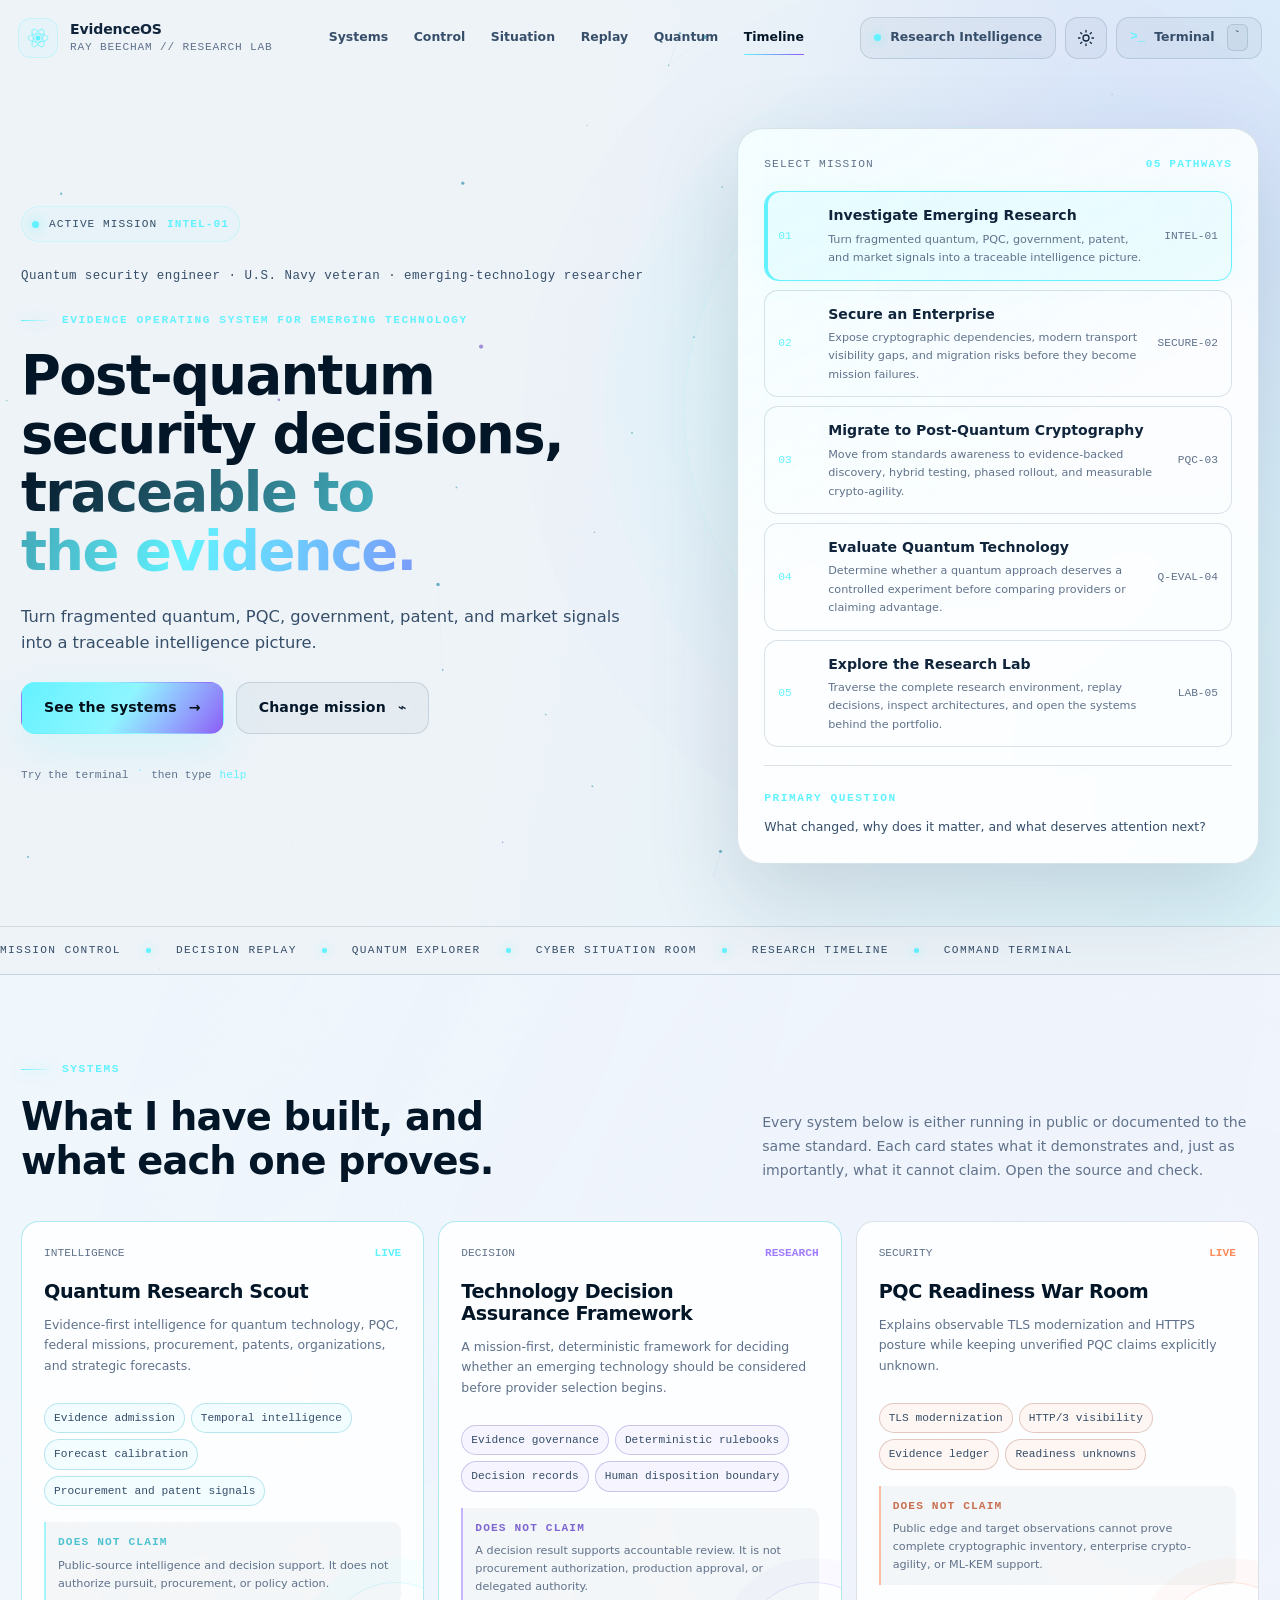
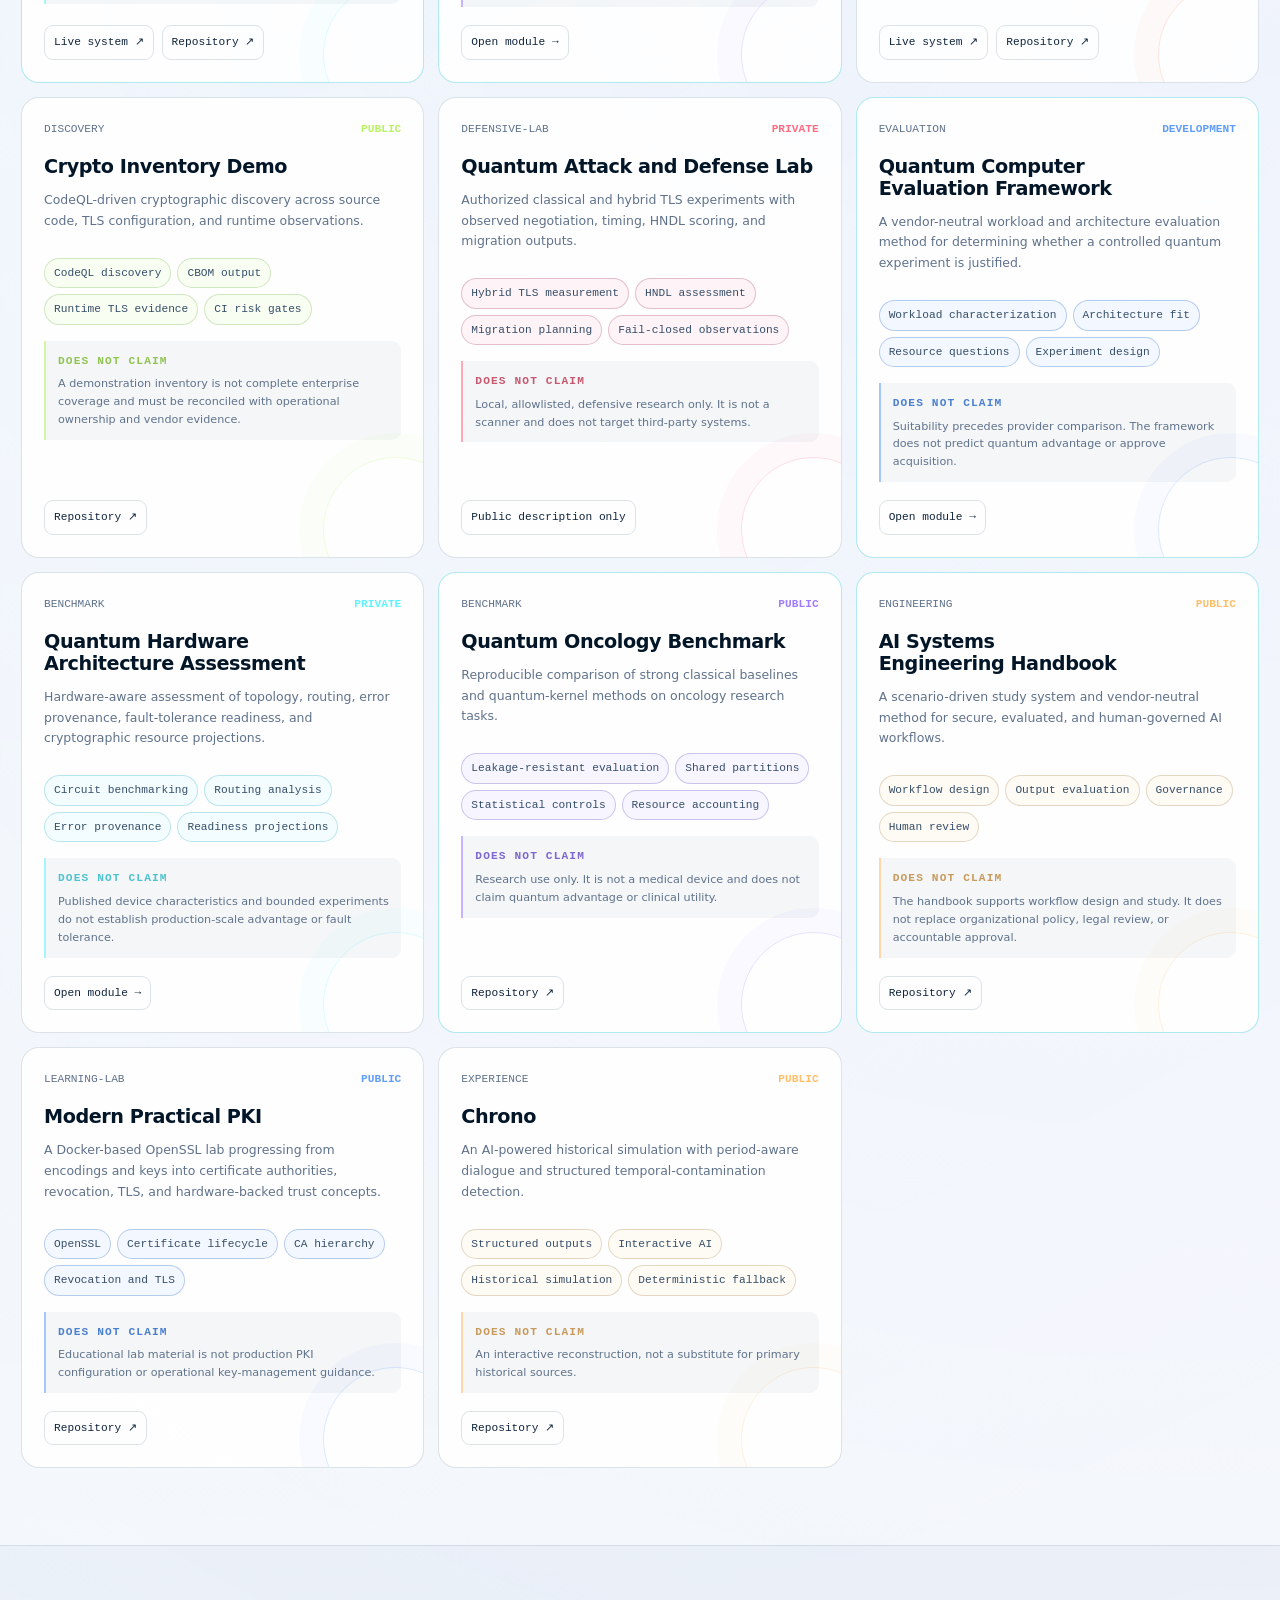
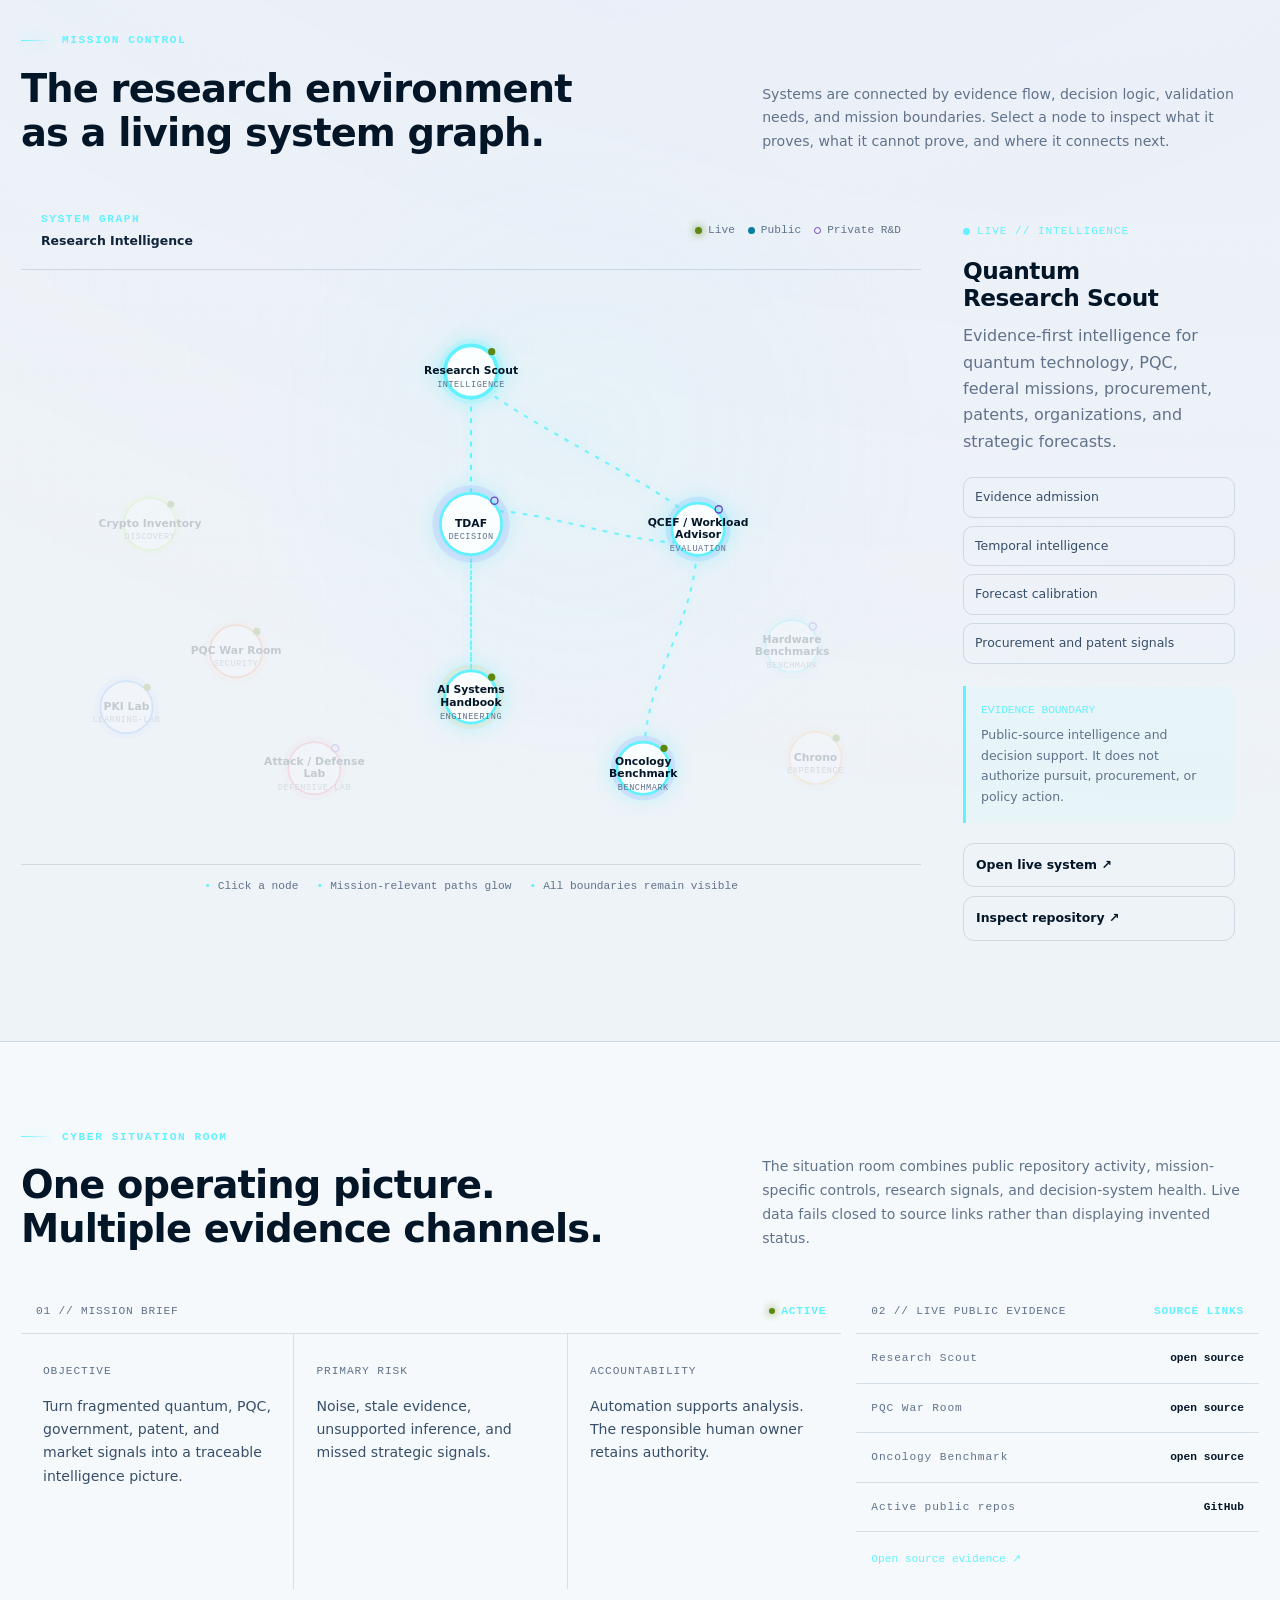
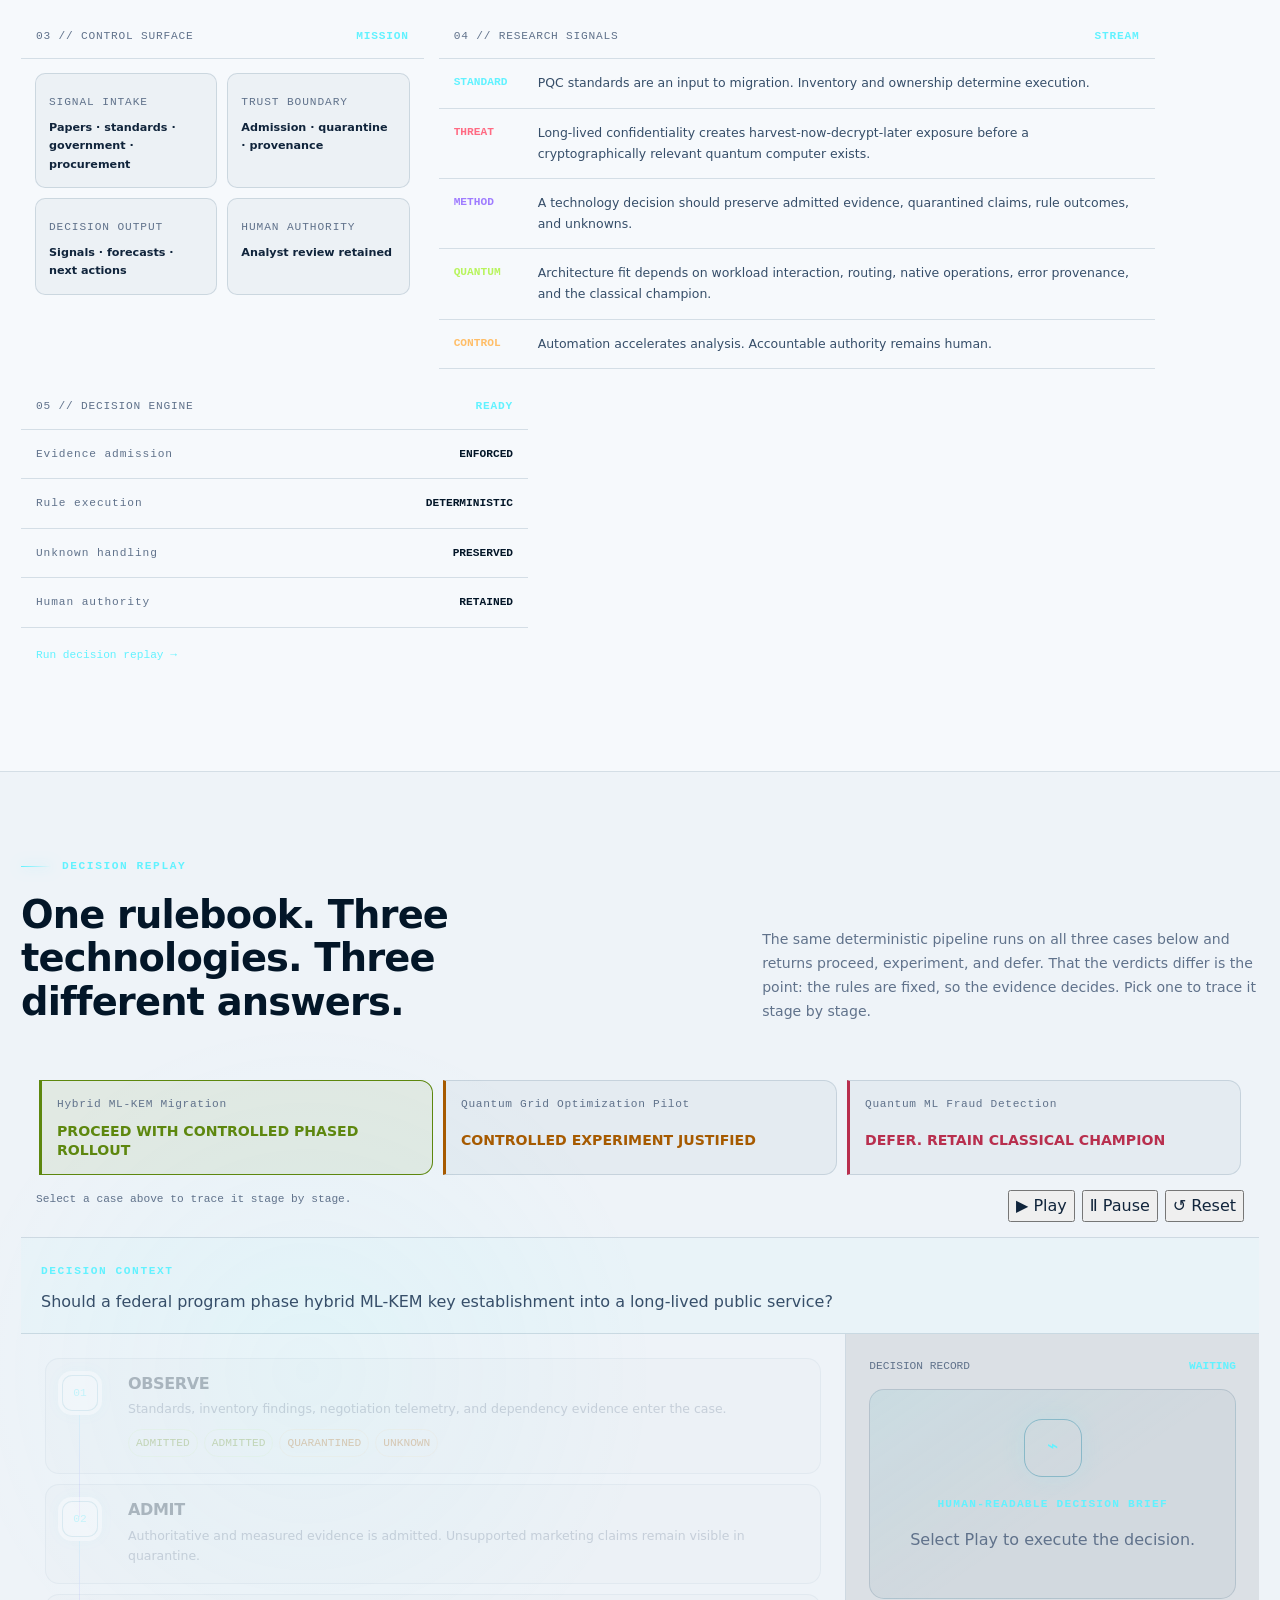
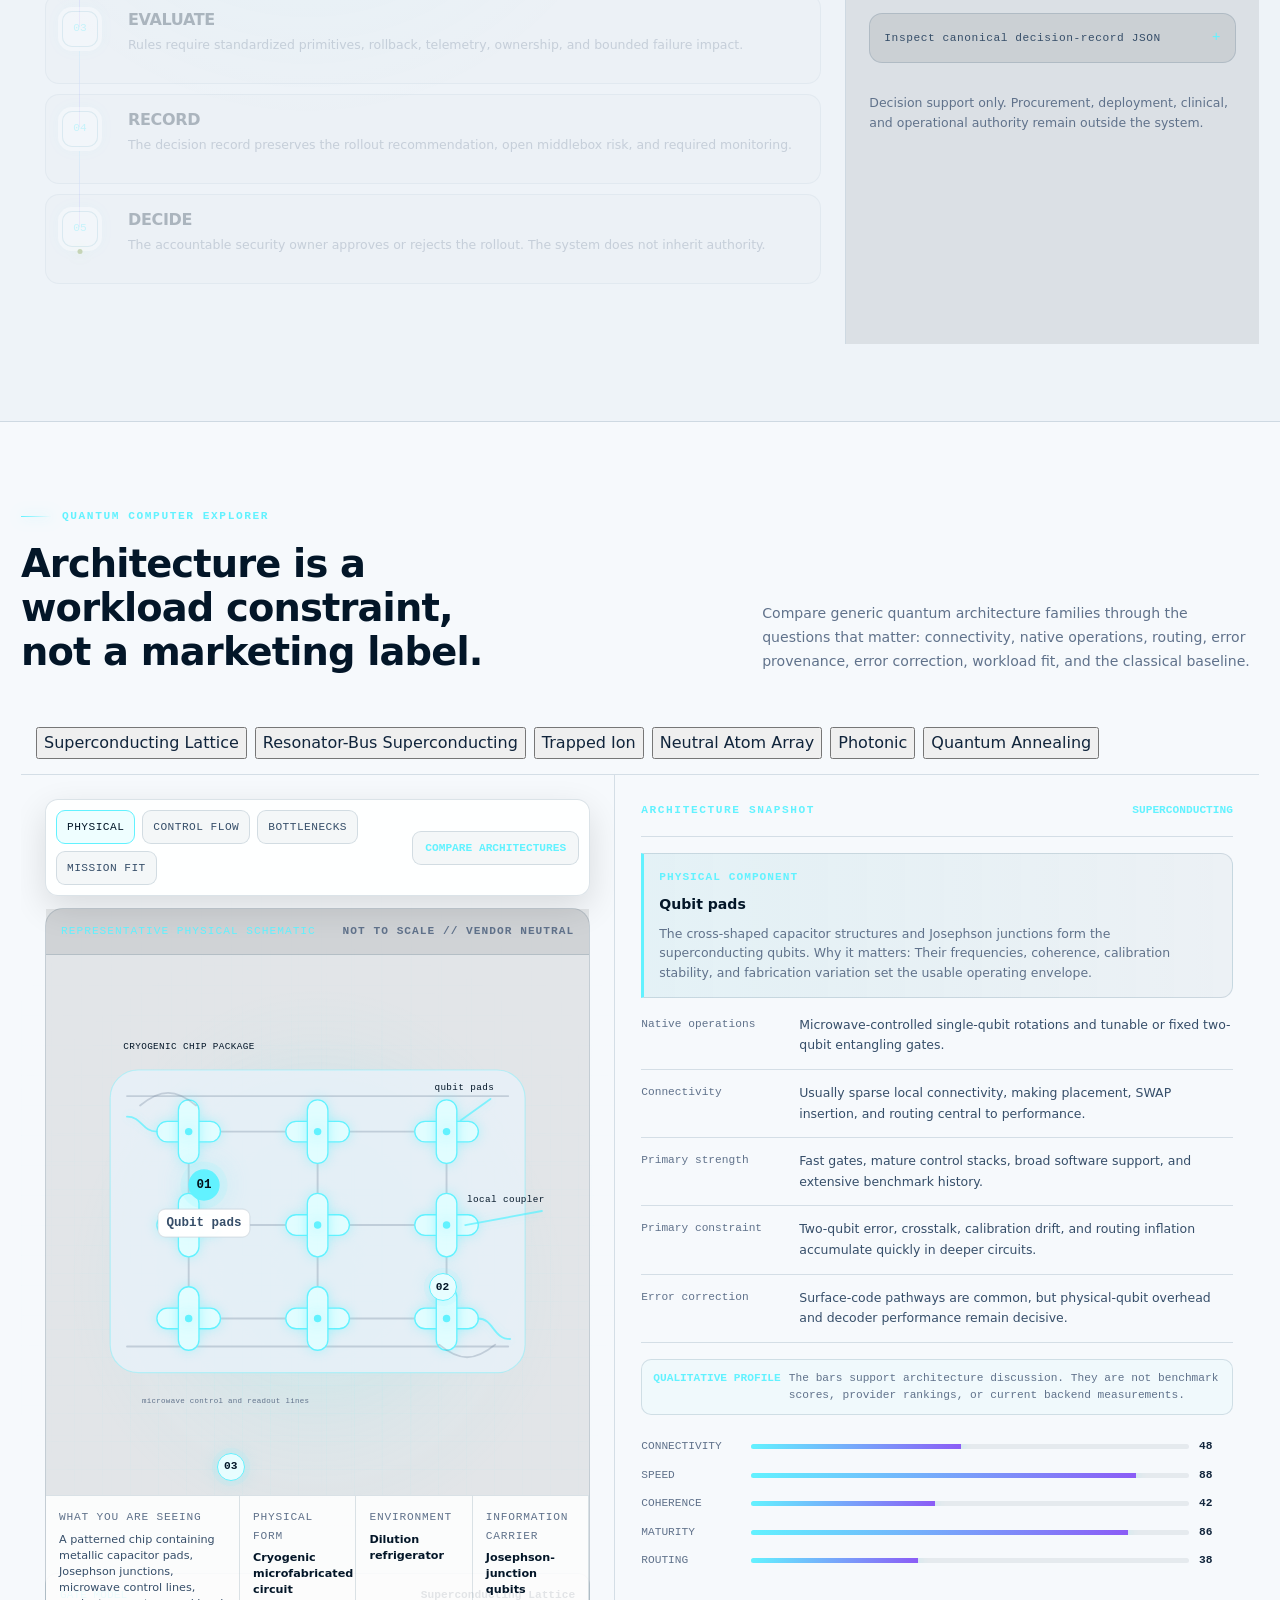
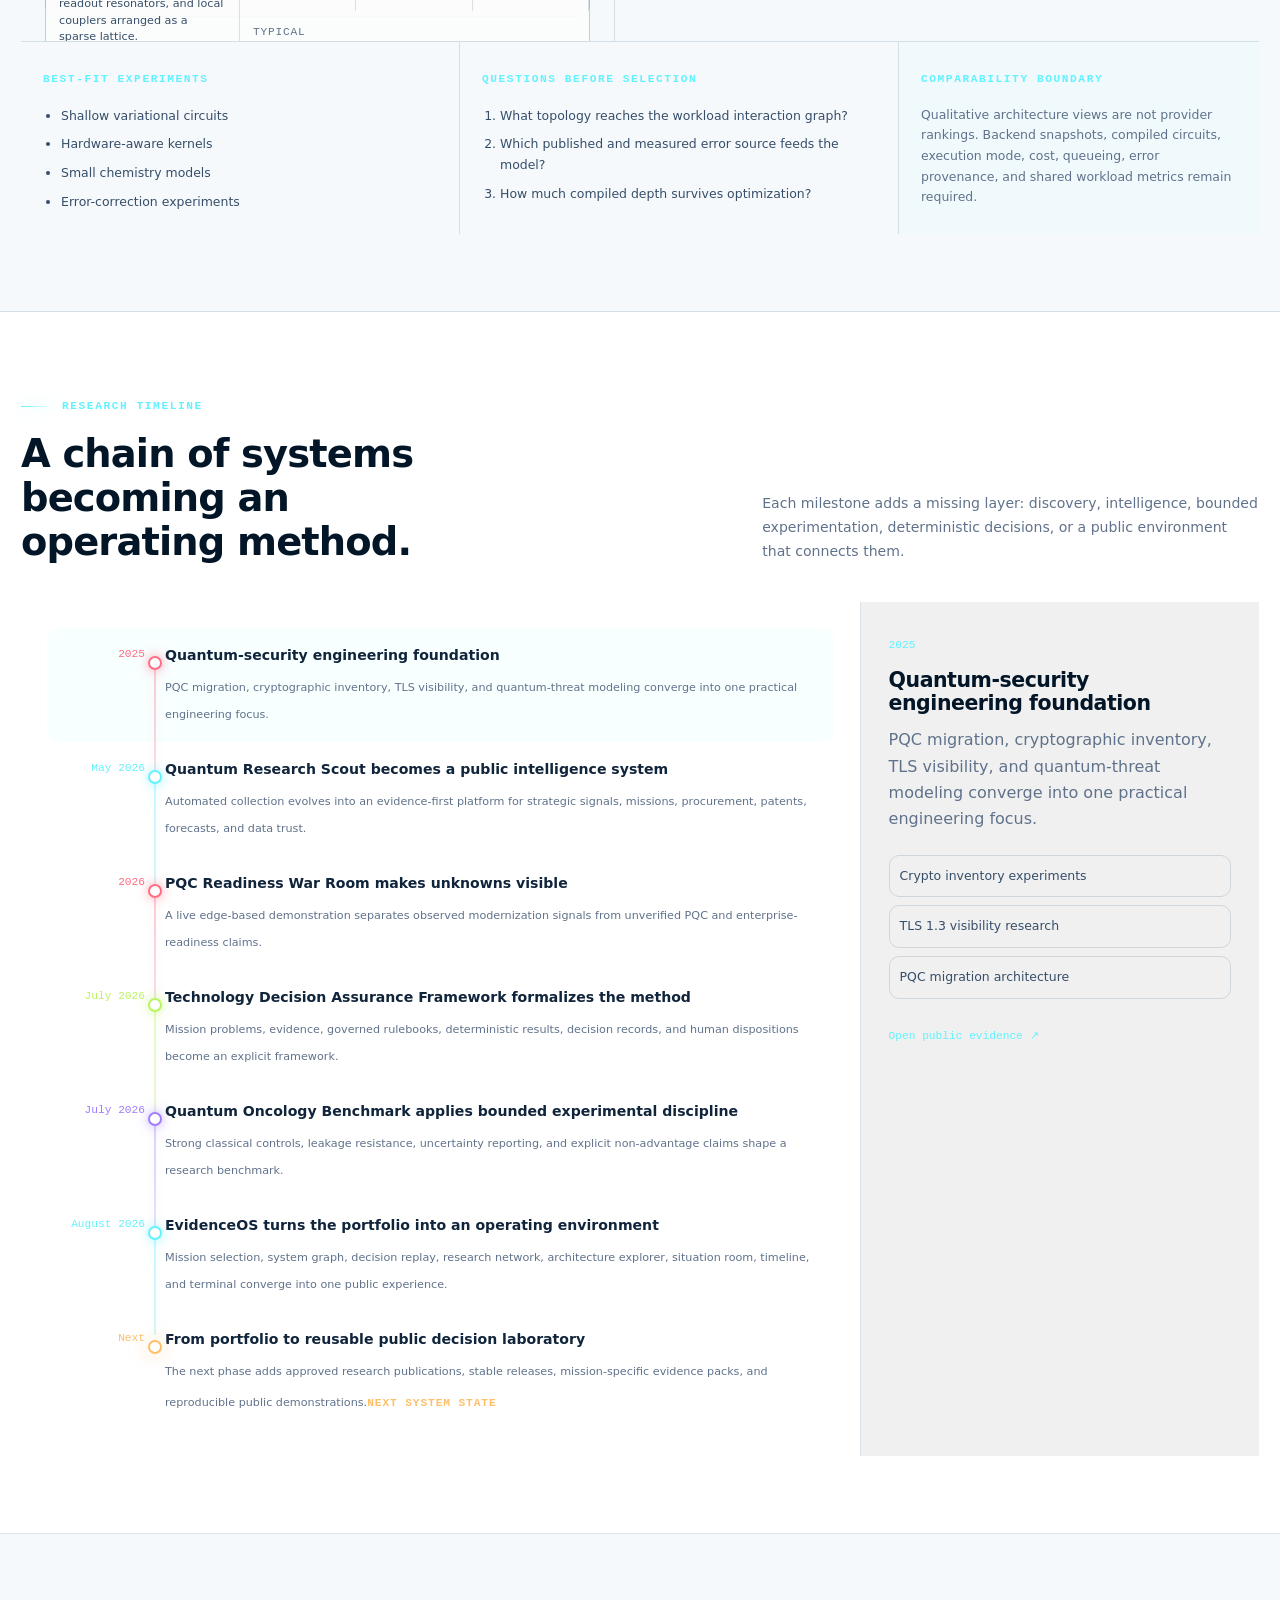
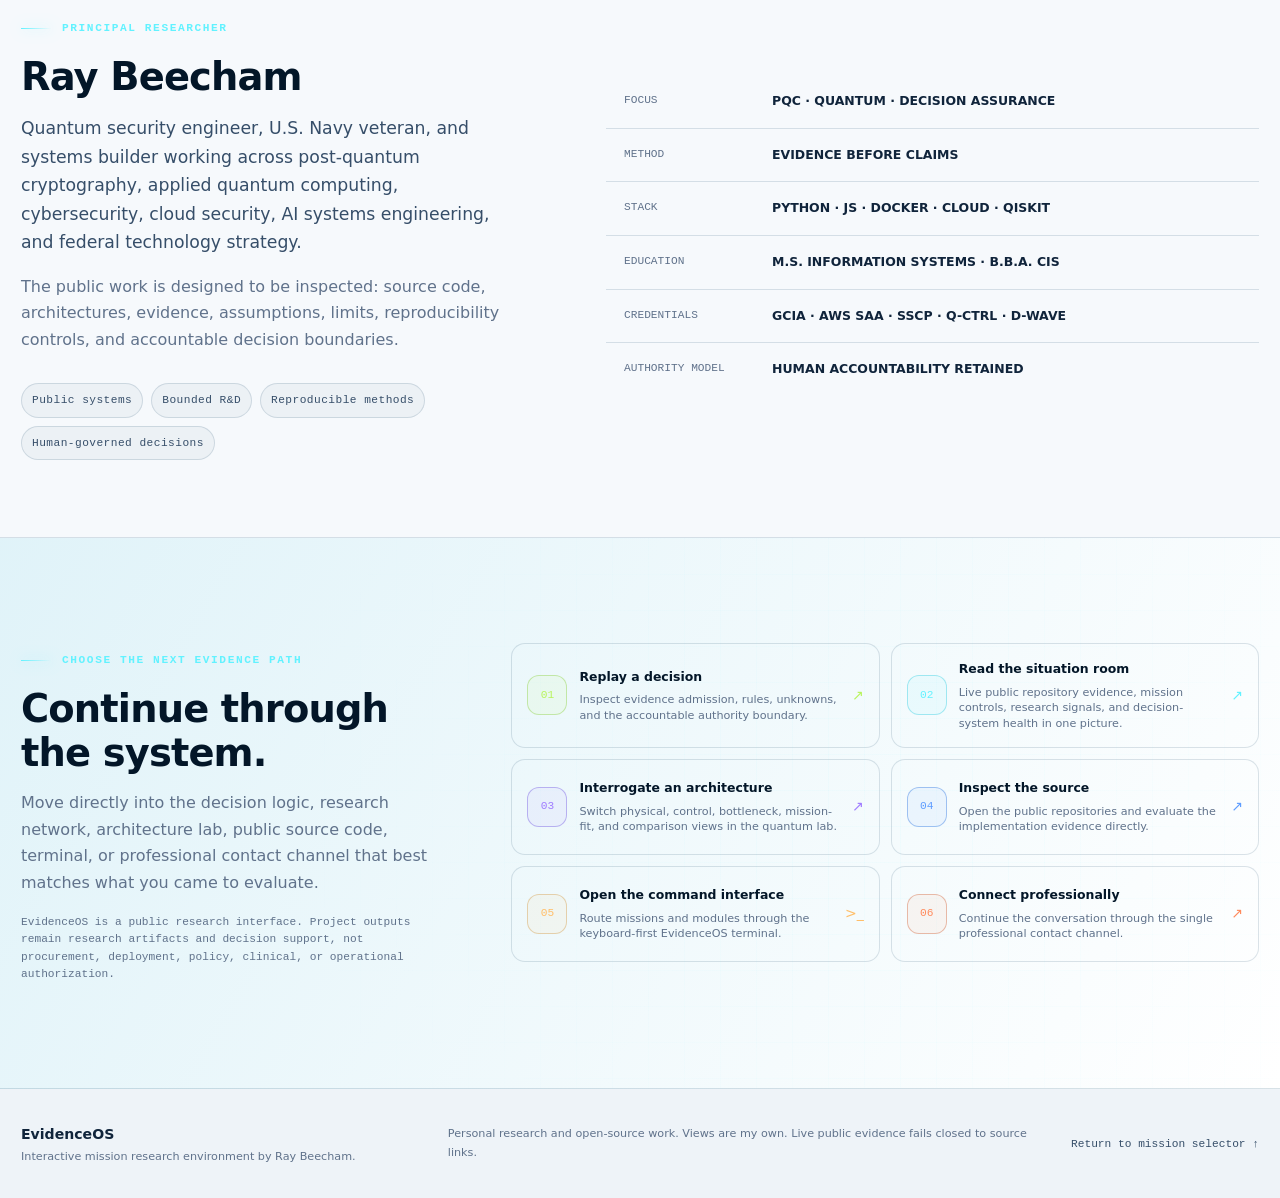
<file: site/index.html>
<!doctype html>
<html lang="en" data-theme="dark" data-mission="research">
<head>
  <meta charset="utf-8">
  <meta name="viewport" content="width=device-width, initial-scale=1">
  <meta name="color-scheme" content="dark light">
  <meta name="theme-color" content="#03050d">
  <meta name="description" content="EvidenceOS is Ray Beecham's interactive research environment for quantum security, post-quantum migration, quantum technology evaluation, research intelligence, and accountable mission decisions.">
  <meta name="author" content="Ray Beecham">
  <meta property="og:type" content="website">
  <meta property="og:title" content="EvidenceOS | Ray Beecham">
  <meta property="og:description" content="Enter an interactive mission environment for quantum security, emerging-technology evidence, and accountable decisions.">
  <meta property="og:url" content="https://raybeecham.github.io/raybeecham/">
  <meta property="og:image" content="https://raybeecham.github.io/raybeecham/assets/evidence-os-social.png">
  <meta property="og:image:width" content="1280">
  <meta property="og:image:height" content="640">
  <meta property="og:image:alt" content="EvidenceOS by Ray Beecham: interactive portfolio card with a quantum circuit">
  <meta name="twitter:image" content="https://raybeecham.github.io/raybeecham/assets/evidence-os-social.png">
  <meta name="twitter:card" content="summary_large_image">
  <link rel="canonical" href="https://raybeecham.github.io/raybeecham/">
  <link rel="manifest" href="site.webmanifest">
  <link rel="icon" href="assets/favicon.svg" type="image/svg+xml">
  <link rel="stylesheet" href="assets/evidence-os.css">
  <link rel="stylesheet" href="assets/evidence-os-refinements.css">
  <link rel="stylesheet" href="assets/evidence-os-experience-v2.css">
  <link rel="stylesheet" href="assets/evidence-os-timeline-alignment.css">
  <title>EvidenceOS | Ray Beecham</title>
  <script>
    (() => {
      const saved = localStorage.getItem("rb-theme");
      const preferred = window.matchMedia("(prefers-color-scheme: light)").matches ? "light" : "dark";
      document.documentElement.dataset.theme = saved || preferred;
    })();
  </script>
</head>
<body>
  <a class="skip-link" href="#main-content">Skip to mission environment</a>
  <div class="page-progress" aria-hidden="true"><span data-page-progress></span></div>

  <section class="boot-screen" id="boot-screen" aria-label="EvidenceOS initialization" data-boot-screen>
    <div class="boot-noise" aria-hidden="true"></div>
    <div class="boot-shell">
      <div class="boot-brand">
        <span class="boot-mark" aria-hidden="true">
          <svg viewBox="0 0 64 64"><circle cx="32" cy="32" r="6"></circle><ellipse cx="32" cy="32" rx="25" ry="10"></ellipse><ellipse cx="32" cy="32" rx="25" ry="10" transform="rotate(60 32 32)"></ellipse><ellipse cx="32" cy="32" rx="25" ry="10" transform="rotate(120 32 32)"></ellipse></svg>
        </span>
        <div>
          <strong>EVIDENCE<span>OS</span></strong>
          <small>Ray Beecham // Mission Research Environment</small>
        </div>
      </div>
      <div class="boot-log" aria-live="polite" data-boot-log>
        <p><span>01</span> initializing evidence graph</p>
        <p><span>02</span> loading mission pathways</p>
        <p><span>03</span> preserving human authority boundary</p>
        <p><span>04</span> opening research environment</p>
      </div>
      <div class="boot-progress" aria-hidden="true"><span data-boot-progress></span></div>
      <div class="boot-footer">
        <span data-boot-status>INITIALIZING</span>
        <button type="button" class="text-button" data-skip-boot>Skip initialization</button>
      </div>
    </div>
  </section>

  <header class="os-header" data-header>
    <a class="os-brand" href="#top" aria-label="EvidenceOS home">
      <span class="os-brand-mark" aria-hidden="true">
        <svg viewBox="0 0 52 52"><circle cx="26" cy="26" r="5"></circle><ellipse cx="26" cy="26" rx="20" ry="8"></ellipse><ellipse cx="26" cy="26" rx="20" ry="8" transform="rotate(60 26 26)"></ellipse><ellipse cx="26" cy="26" rx="20" ry="8" transform="rotate(120 26 26)"></ellipse></svg>
      </span>
      <span class="os-brand-copy"><strong>EvidenceOS</strong><small>Ray Beecham // Research Lab</small></span>
    </a>

    <nav class="os-nav" id="site-nav" aria-label="Mission modules" data-nav>
      <a href="#lab">Systems</a>
      <a href="#mission-control">Control</a>
      <a href="#situation-room">Situation</a>
      <a href="#decision-replay">Replay</a>
      <a href="#quantum-explorer">Quantum</a>
      <a href="#timeline">Timeline</a>
    </nav>

    <div class="os-header-actions">
      <button class="mission-chip" type="button" aria-controls="mission-drawer" aria-expanded="false" data-open-missions>
        <span class="mission-chip-dot" aria-hidden="true"></span>
        <span data-current-mission>Research Intelligence</span>
      </button>
      <button class="icon-button" type="button" aria-label="Switch color theme" data-theme-toggle>
        <svg class="theme-sun" viewBox="0 0 24 24" aria-hidden="true"><circle cx="12" cy="12" r="4"></circle><path d="M12 2v2M12 20v2M4.9 4.9l1.5 1.5M17.6 17.6l1.5 1.5M2 12h2M20 12h2M4.9 19.1l1.5-1.5M17.6 6.4l1.5-1.5"></path></svg>
        <svg class="theme-moon" viewBox="0 0 24 24" aria-hidden="true"><path d="M21 12.8A9 9 0 1 1 11.2 3 7 7 0 0 0 21 12.8Z"></path></svg>
      </button>
      <button class="terminal-button" type="button" aria-controls="terminal" aria-expanded="false" data-open-terminal>
        <span aria-hidden="true">&gt;_</span><span>Terminal</span><kbd>`</kbd>
      </button>
      <button class="nav-toggle" type="button" aria-expanded="false" aria-controls="site-nav" data-nav-toggle>
        <span class="sr-only">Toggle navigation</span><span></span><span></span><span></span>
      </button>
    </div>
  </header>

  <aside class="mission-drawer" id="mission-drawer" aria-label="Select mission" hidden data-mission-drawer>
    <div class="drawer-head">
      <div><span class="micro-label">MISSION ROUTER</span><h2>Select an operating context</h2></div>
      <button class="icon-button" type="button" aria-label="Close mission selector" data-close-missions>×</button>
    </div>
    <div class="drawer-missions" data-drawer-missions></div>
    <p class="drawer-note">Mission selection changes the system graph, brief, situation room, and recommended evidence path. It does not hide the underlying projects.</p>
  </aside>
  <div class="drawer-backdrop" hidden data-drawer-backdrop></div>

  <main id="main-content">
    <section class="mission-hero" id="top">
      <canvas class="hero-field" data-hero-field aria-hidden="true"></canvas>
      <div class="hero-grid-overlay" aria-hidden="true"></div>
      <div class="hero-orbit hero-orbit-one" aria-hidden="true"></div>
      <div class="hero-orbit hero-orbit-two" aria-hidden="true"></div>

      <div class="shell hero-shell">
        <div class="hero-copy" data-reveal>
          <div class="hero-status"><i></i><span>ACTIVE MISSION</span><strong data-mission-code>INTEL-01</strong></div>
          <p class="identity-line">Quantum security engineer · U.S. Navy veteran · emerging-technology researcher</p>
          <p class="eyebrow">Evidence operating system for emerging technology</p>
          <h1>Post-quantum security decisions, <span>traceable to the evidence.</span></h1>
          <p class="hero-lead" data-mission-objective>Turn fragmented quantum, PQC, government, patent, and market signals into a traceable intelligence picture.</p>
          <div class="hero-actions">
            <a class="button button-primary" href="#lab"><span>See the systems</span><span aria-hidden="true">→</span></a>
            <button class="button button-secondary" type="button" data-open-missions><span>Change mission</span><span aria-hidden="true">⌁</span></button>
          </div>
          <div class="hero-command-hint"><span>Try the terminal</span><code>`</code><span>then type</span><code>help</code></div>
        </div>

        <div class="mission-selector-panel" data-reveal>
          <div class="panel-kicker"><span>SELECT MISSION</span><strong>05 PATHWAYS</strong></div>
          <div class="mission-options" data-mission-options></div>
          <div class="mission-brief-mini">
            <span class="micro-label">PRIMARY QUESTION</span>
            <p data-mission-question>What changed, why does it matter, and what deserves attention next?</p>
          </div>
        </div>
      </div>

      <div class="hero-system-rail" aria-label="EvidenceOS modules">
        <span>MISSION CONTROL</span><i></i><span>DECISION REPLAY</span><i></i><span>QUANTUM EXPLORER</span><i></i><span>CYBER SITUATION ROOM</span><i></i><span>RESEARCH TIMELINE</span><i></i><span>COMMAND TERMINAL</span>
      </div>
    </section>

    <section class="module-section lab-section" id="lab">
      <div class="shell">
        <div class="section-heading" data-reveal>
          <div><p class="eyebrow">Systems</p><h2>What I have built, and what each one proves.</h2></div>
          <p>Every system below is either running in public or documented to the same standard. Each card states what it demonstrates and, just as importantly, what it cannot claim. Open the source and check.</p>
        </div>
        <div class="lab-grid" data-lab-grid data-reveal></div>
      </div>
    </section>

    <section class="module-section mission-control-section" id="mission-control">
      <div class="shell">
        <div class="section-heading" data-reveal>
          <div><p class="eyebrow">Mission control</p><h2>The research environment as a living system graph.</h2></div>
          <p>Systems are connected by evidence flow, decision logic, validation needs, and mission boundaries. Select a node to inspect what it proves, what it cannot prove, and where it connects next.</p>
        </div>

        <div class="mission-control-layout">
          <div class="graph-panel" data-reveal>
            <div class="panel-toolbar">
              <div><span class="micro-label">SYSTEM GRAPH</span><strong data-graph-mission>Research Intelligence</strong></div>
              <div class="graph-legend"><span><i class="legend-live"></i>Live</span><span><i class="legend-public"></i>Public</span><span><i class="legend-private"></i>Private R&amp;D</span></div>
            </div>
            <svg class="system-graph" viewBox="0 0 1000 660" role="img" aria-labelledby="graph-title graph-desc" data-system-graph>
              <title id="graph-title">EvidenceOS research system graph</title>
              <desc id="graph-desc">An interactive graph connecting research intelligence, cryptographic discovery, post-quantum readiness, quantum evaluation, benchmarks, laboratories, and decision assurance.</desc>
              <g data-graph-edges></g>
              <g data-graph-nodes></g>
            </svg>
            <div class="graph-instruction"><span>Click a node</span><span>Mission-relevant paths glow</span><span>All boundaries remain visible</span></div>
          </div>

          <aside class="system-inspector" data-system-inspector data-reveal>
            <div class="inspector-empty">
              <span class="inspector-glyph" aria-hidden="true">⌬</span>
              <p class="micro-label">SYSTEM INSPECTOR</p>
              <h3>Select a node in mission control.</h3>
              <p>The inspector will show its role, capabilities, public links, evidence boundary, and relationship to the selected mission.</p>
            </div>
          </aside>
        </div>
      </div>
    </section>

    <section class="module-section situation-section" id="situation-room">
      <div class="shell">
        <div class="section-heading" data-reveal>
          <div><p class="eyebrow">Cyber situation room</p><h2>One operating picture. Multiple evidence channels.</h2></div>
          <p>The situation room combines public repository activity, mission-specific controls, research signals, and decision-system health. Live data fails closed to source links rather than displaying invented status.</p>
        </div>

        <div class="situation-grid" data-reveal>
          <article class="monitor monitor-wide">
            <header><span>01 // MISSION BRIEF</span><strong class="monitor-live"><i></i> ACTIVE</strong></header>
            <div class="mission-brief-board">
              <div><span>OBJECTIVE</span><p data-situation-objective>Turn fragmented signals into a traceable intelligence picture.</p></div>
              <div><span>PRIMARY RISK</span><p data-situation-risk>Noise, stale evidence, unsupported inference, and missed strategic signals.</p></div>
              <div><span>ACCOUNTABILITY</span><p>Automation supports analysis. The responsible human owner retains authority.</p></div>
            </div>
          </article>

          <article class="monitor">
            <header><span>02 // LIVE PUBLIC EVIDENCE</span><strong data-live-state>CHECKING</strong></header>
            <div class="repo-pulse" data-repo-pulse>
              <div><span>Research Scout</span><strong data-repo="raybeecham/quantum-research-scout">checking</strong></div>
              <div><span>PQC War Room</span><strong data-repo="raybeecham/pqc-readiness-war-room">checking</strong></div>
              <div><span>Oncology Benchmark</span><strong data-repo="raybeecham/quantum-oncology-benchmark">checking</strong></div>
              <div><span>Active public repos</span><strong data-active-repos>checking</strong></div>
            </div>
            <footer><a href="https://github.com/raybeecham?tab=repositories">Open source evidence ↗</a></footer>
          </article>

          <article class="monitor">
            <header><span>03 // CONTROL SURFACE</span><strong>MISSION</strong></header>
            <div class="control-matrix" data-control-matrix></div>
          </article>

          <article class="monitor monitor-feed">
            <header><span>04 // RESEARCH SIGNALS</span><strong>STREAM</strong></header>
            <ol class="signal-feed" data-signal-feed></ol>
          </article>

          <article class="monitor monitor-decision">
            <header><span>05 // DECISION ENGINE</span><strong>READY</strong></header>
            <div class="decision-health">
              <div><span>Evidence admission</span><strong>ENFORCED</strong></div>
              <div><span>Rule execution</span><strong>DETERMINISTIC</strong></div>
              <div><span>Unknown handling</span><strong>PRESERVED</strong></div>
              <div><span>Human authority</span><strong>RETAINED</strong></div>
            </div>
            <a class="monitor-action" href="#decision-replay">Run decision replay →</a>
          </article>
        </div>
      </div>
    </section>

    <section class="module-section replay-section" id="decision-replay">
      <div class="shell">
        <div class="section-heading" data-reveal>
          <div><p class="eyebrow">Decision replay</p><h2>One rulebook. Three technologies. Three different answers.</h2></div>
          <p>The same deterministic pipeline runs on all three cases below and returns proceed, experiment, and defer. That the verdicts differ is the point: the rules are fixed, so the evidence decides. Pick one to trace it stage by stage.</p>
        </div>

        <div class="replay-shell" data-decision-replay data-reveal>
          <div class="replay-outcomes" data-replay-outcomes aria-label="Three decisions, one rulebook"></div>
          <div class="replay-toolbar">
            <p class="replay-hint">Select a case above to trace it stage by stage.</p>
            <div class="replay-controls">
              <button type="button" data-replay-start>▶ Play</button>
              <button type="button" data-replay-pause>Ⅱ Pause</button>
              <button type="button" data-replay-reset>↺ Reset</button>
            </div>
          </div>
          <div class="replay-context"><span class="micro-label">DECISION CONTEXT</span><p data-replay-context></p></div>
          <div class="replay-grid">
            <div class="replay-trace" data-replay-trace></div>
            <aside class="replay-record">
              <div class="record-head"><span>DECISION RECORD</span><strong data-replay-result>WAITING</strong></div>
              <pre data-replay-record aria-live="polite">Select Play to execute the decision.</pre>
              <p class="record-boundary">Decision support only. Procurement, deployment, clinical, and operational authority remain outside the system.</p>
            </aside>
          </div>
        </div>
      </div>
    </section>

    <section class="module-section quantum-section" id="quantum-explorer">
      <div class="shell">
        <div class="section-heading" data-reveal>
          <div><p class="eyebrow">Quantum computer explorer</p><h2>Architecture is a workload constraint, not a marketing label.</h2></div>
          <p>Compare generic quantum architecture families through the questions that matter: connectivity, native operations, routing, error provenance, error correction, workload fit, and the classical baseline.</p>
        </div>

        <div class="quantum-lab" data-quantum-explorer data-reveal>
          <div class="architecture-tabs" role="tablist" aria-label="Quantum architecture families" data-architecture-tabs></div>
          <div class="quantum-lab-grid">
            <div class="chip-stage" role="img" aria-live="polite" aria-label="Representative physical schematic of the selected quantum computing architecture">
              <div class="chip-orbit chip-orbit-a"></div><div class="chip-orbit chip-orbit-b"></div>
              <div class="quantum-chip" data-quantum-chip>
                <div class="chip-layer chip-layer-top"><span></span><span></span><span></span><span></span><span></span><span></span><span></span><span></span><span></span></div>
                <div class="chip-layer chip-layer-mid"></div><div class="chip-layer chip-layer-bottom"></div>
              </div>
              <div class="chip-caption"><span data-architecture-family>GATE MODEL</span><strong data-architecture-name>Superconducting Lattice</strong></div>
            </div>

            <div class="architecture-readout">
              <div class="readout-head"><span class="micro-label">ARCHITECTURE SNAPSHOT</span><strong data-architecture-id>SUPERCONDUCTING</strong></div>
              <dl class="architecture-facts">
                <div><dt>Native operations</dt><dd data-architecture-native></dd></div>
                <div><dt>Connectivity</dt><dd data-architecture-connectivity></dd></div>
                <div><dt>Primary strength</dt><dd data-architecture-strength></dd></div>
                <div><dt>Primary constraint</dt><dd data-architecture-constraint></dd></div>
                <div><dt>Error correction</dt><dd data-architecture-ec></dd></div>
              </dl>
              <div class="architecture-meters" data-architecture-meters></div>
            </div>
          </div>

          <div class="quantum-detail-grid">
            <article><span class="micro-label">BEST-FIT EXPERIMENTS</span><ul data-architecture-workloads></ul></article>
            <article><span class="micro-label">QUESTIONS BEFORE SELECTION</span><ol data-architecture-questions></ol></article>
            <article class="quantum-boundary"><span class="micro-label">COMPARABILITY BOUNDARY</span><p>Qualitative architecture views are not provider rankings. Backend snapshots, compiled circuits, execution mode, cost, queueing, error provenance, and shared workload metrics remain required.</p></article>
          </div>
        </div>
      </div>
    </section>

    <section class="module-section timeline-section" id="timeline">
      <div class="shell">
        <div class="section-heading" data-reveal>
          <div><p class="eyebrow">Research timeline</p><h2>A chain of systems becoming an operating method.</h2></div>
          <p>Each milestone adds a missing layer: discovery, intelligence, bounded experimentation, deterministic decisions, or a public environment that connects them.</p>
        </div>

        <div class="timeline-shell" data-timeline data-reveal>
          <div class="timeline-rail" data-timeline-rail></div>
          <article class="timeline-inspector" data-timeline-inspector></article>
        </div>
      </div>
    </section>

    <section class="module-section profile-section" id="about">
      <div class="shell profile-layout">
        <div class="profile-copy" data-reveal>
          <p class="eyebrow">Principal researcher</p>
          <h2>Ray Beecham</h2>
          <p class="profile-lead">Quantum security engineer, U.S. Navy veteran, and systems builder working across post-quantum cryptography, applied quantum computing, cybersecurity, cloud security, AI systems engineering, and federal technology strategy.</p>
          <p>The public work is designed to be inspected: source code, architectures, evidence, assumptions, limits, reproducibility controls, and accountable decision boundaries.</p>
          <div class="profile-actions"><a class="button button-primary" href="https://github.com/raybeecham">Explore GitHub ↗</a><a class="button button-secondary" href="https://linkedin.com/in/RaymondBeecham">Connect on LinkedIn ↗</a></div>
        </div>
        <div class="profile-console" data-reveal>
          <div><span>FOCUS</span><strong>PQC · QUANTUM · DECISION ASSURANCE</strong></div>
          <div><span>METHOD</span><strong>EVIDENCE BEFORE CLAIMS</strong></div>
          <div><span>STACK</span><strong>PYTHON · JS · DOCKER · CLOUD · QISKIT</strong></div>
          <div><span>EDUCATION</span><strong>M.S. INFORMATION SYSTEMS · B.B.A. CIS</strong></div>
          <div><span>CREDENTIALS</span><strong>GCIA · AWS SAA · SSCP · Q-CTRL · D-WAVE</strong></div>
          <div><span>AUTHORITY MODEL</span><strong>HUMAN ACCOUNTABILITY RETAINED</strong></div>
        </div>
      </div>
    </section>

    <section class="contact-section" id="contact">
      <div class="contact-grid" aria-hidden="true"></div>
      <div class="shell contact-layout" data-reveal>
        <div><p class="eyebrow">Exit environment</p><h2>Inspect the evidence. Challenge the reasoning. Build the next system.</h2><p>EvidenceOS is a public research interface, not an employer or client system. Project outputs are research artifacts and decision support, not procurement authorization, medical advice, policy approval, or operational command.</p></div>
        <div class="contact-actions"><a href="https://github.com/raybeecham"><span>GitHub</span><strong>@raybeecham</strong><i>↗</i></a><a href="https://linkedin.com/in/RaymondBeecham"><span>LinkedIn</span><strong>Ray Beecham</strong><i>↗</i></a><button type="button" data-open-terminal><span>Terminal</span><strong>Open command interface</strong><i>&gt;_</i></button></div>
      </div>
    </section>
  </main>

  <footer class="os-footer">
    <div class="shell footer-layout">
      <div><strong>EvidenceOS</strong><p>Interactive mission research environment by Ray Beecham.</p></div>
      <p>Personal research and open-source work. Views are my own. Live public evidence fails closed to source links.</p>
      <a href="#top">Return to mission selector ↑</a>
    </div>
  </footer>

  <section class="terminal" id="terminal" role="dialog" aria-modal="true" aria-labelledby="terminal-title" hidden data-terminal>
    <div class="terminal-window">
      <header><div><i></i><i></i><i></i></div><strong id="terminal-title">EvidenceOS Command Interface</strong><button type="button" aria-label="Close terminal" data-close-terminal>×</button></header>
      <div class="terminal-output" aria-live="polite" data-terminal-output></div>
      <form class="terminal-form" data-terminal-form>
        <label for="terminal-input">evidenceos@ray:~$</label>
        <input id="terminal-input" name="command" type="text" autocomplete="off" spellcheck="false" aria-label="Terminal command">
      </form>
      <footer><span>Type <code>help</code></span><span>Shortcut <kbd>`</kbd></span><span>Escape closes</span></footer>
    </div>
  </section>

  <noscript><div class="noscript-message">EvidenceOS uses JavaScript for mission routing, the system graph, decision replay, globe, architecture explorer, live public evidence, and terminal. The core project links remain available in the GitHub profile README.</div></noscript>

  <script src="assets/evidence-os-data.js" defer></script>
  <script src="assets/evidence-os-public-data.js" defer></script>
  <script src="assets/evidence-os-terminal.js" defer></script>
  <script src="assets/evidence-os.js" defer></script>
  <script src="assets/evidence-os-refinements.js" defer></script>
  <script src="assets/evidence-os-experience-v2.js" defer></script>
</body>
</html>
</file>
<file: site/assets/evidence-os.css>
:root {
  --bg: #03050d;
  --bg-elevated: #080d1c;
  --bg-panel: rgba(8, 13, 28, 0.86);
  --bg-panel-strong: rgba(6, 10, 23, 0.96);
  --surface: rgba(255, 255, 255, 0.035);
  --surface-strong: rgba(255, 255, 255, 0.065);
  --text: #edf9ff;
  --text-strong: #ffffff;
  --muted: #91a0bd;
  --muted-strong: #c0cae0;
  --line: rgba(142, 175, 219, 0.16);
  --line-strong: rgba(98, 242, 255, 0.35);
  --cyan: #62f2ff;
  --violet: #9f7cff;
  --lime: #b8f45d;
  --amber: #ffbe68;
  --orange: #ff8a5c;
  --red: #ff6b83;
  --blue: #5f9dff;
  --mission: #62f2ff;
  --mission-rgb: 98, 242, 255;
  --mission-secondary: #9f7cff;
  --shadow: 0 34px 100px rgba(0, 0, 0, 0.46);
  --shadow-soft: 0 20px 48px rgba(0, 0, 0, 0.28);
  --radius-sm: 14px;
  --radius: 22px;
  --radius-lg: 34px;
  --shell: min(1280px, calc(100vw - 42px));
  --font: Inter, ui-sans-serif, system-ui, -apple-system, BlinkMacSystemFont, "Segoe UI", sans-serif;
  --mono: "SFMono-Regular", Consolas, "Liberation Mono", Menlo, monospace;
  --header-height: 76px;

  /* Type scale. Every size in the system resolves to one of these. */
  --fs-micro: 0.7rem;   /* mono uppercase labels, badges, status chips */
  --fs-label: 0.78rem;  /* secondary UI text, table keys, footnotes */
  --fs-body-sm: 0.88rem;
  --fs-body: 1rem;
  --fs-lead: clamp(1.02rem, 1.1vw, 1.16rem);
  --fs-h3: clamp(1.05rem, 1.6vw, 1.3rem);
  --fs-h2: clamp(1.4rem, 4.2vw, 2.4rem);
  --fs-h1: clamp(1.85rem, 5.2vw, 3.4rem);
}
html[data-theme="light"] {
  --bg: #eef3f8;
  --bg-elevated: #ffffff;
  --bg-panel: rgba(255, 255, 255, 0.88);
  --bg-panel-strong: rgba(255, 255, 255, 0.98);
  --surface: rgba(13, 48, 75, 0.04);
  --surface-strong: rgba(13, 48, 75, 0.075);
  --text: #10243b;
  --text-strong: #031628;
  --muted: #60728b;
  --muted-strong: #364e69;
  --line: rgba(24, 71, 103, 0.15);
  --line-strong: rgba(8, 125, 159, 0.35);
  --cyan: #087d9f;
  --violet: #6d45c2;
  --lime: #5d870e;
  --amber: #a65a00;
  --orange: #b34a22;
  --red: #b82f4e;
  --blue: #286abd;
  --shadow: 0 34px 90px rgba(47, 72, 103, 0.18);
  --shadow-soft: 0 18px 42px rgba(47, 72, 103, 0.12);
}
html[data-mission="secure"] { --mission: #ff6b83; --mission-rgb: 255, 107, 131; --mission-secondary: #62f2ff; }
html[data-mission="pqc"] { --mission: #b8f45d; --mission-rgb: 184, 244, 93; --mission-secondary: #62f2ff; }
html[data-mission="quantum"] { --mission: #9f7cff; --mission-rgb: 159, 124, 255; --mission-secondary: #62f2ff; }
html[data-mission="research"] { --mission: #62f2ff; --mission-rgb: 98, 242, 255; --mission-secondary: #9f7cff; }
html[data-mission="lab"] { --mission: #ffbe68; --mission-rgb: 255, 190, 104; --mission-secondary: #9f7cff; }
*, *::before, *::after { box-sizing: border-box; }
[hidden] { display: none !important; }
html { scroll-behavior: smooth; background: var(--bg); }
body {
  margin: 0;
  min-width: 320px;
  overflow-x: hidden;
  background:
    radial-gradient(circle at 8% 8%, rgba(var(--mission-rgb), 0.07), transparent 28%),
    radial-gradient(circle at 92% 13%, rgba(159, 124, 255, 0.09), transparent 28%),
    var(--bg);
  color: var(--text);
  font-family: var(--font);
  font-size: 16px;
  line-height: 1.65;
  text-rendering: optimizeLegibility;
  -webkit-font-smoothing: antialiased;
}
body.nav-open, body.drawer-open, body.terminal-open { overflow: hidden; }
::selection { background: rgba(var(--mission-rgb), 0.28); color: var(--text-strong); }
a { color: inherit; text-decoration: none; }
button, input { color: inherit; font: inherit; }
button { cursor: pointer; }
svg, canvas, img { display: block; max-width: 100%; }
h1, h2, h3, p, ul, ol, dl, dd, pre { margin-top: 0; }
h1, h2, h3 { color: var(--text-strong); letter-spacing: -0.022em; line-height: 1.14; text-wrap: balance; }
h1 { font-size: var(--fs-h1); letter-spacing: -0.03em; line-height: 1.08; margin-bottom: 22px; }
h2 { font-size: var(--fs-h2); margin-bottom: 16px; }
h3 { font-size: var(--fs-h3); margin-bottom: 12px; }
p { color: var(--muted); }
code, kbd { font-family: var(--mono); }
kbd { padding: 2px 6px; border: 1px solid var(--line); border-radius: 6px; background: var(--surface); font-size: var(--fs-label); }
.shell { width: var(--shell); margin-inline: auto; }
.sr-only { position: absolute; width: 1px; height: 1px; padding: 0; margin: -1px; overflow: hidden; clip: rect(0, 0, 0, 0); white-space: nowrap; border: 0; }
.skip-link { position: fixed; top: 12px; left: 12px; z-index: 5000; padding: 10px 14px; border-radius: 10px; background: var(--text-strong); color: var(--bg); font-weight: 800; transform: translateY(-160%); transition: transform 160ms ease; }
.skip-link:focus { transform: translateY(0); }
.micro-label, .eyebrow { color: var(--mission); font-family: var(--mono); font-size: var(--fs-micro); font-weight: 700; letter-spacing: 0.14em; text-transform: uppercase; }
.eyebrow { display: inline-flex; align-items: center; gap: 10px; margin-bottom: 17px; }
.eyebrow::before { content: ""; width: 31px; height: 1px; background: linear-gradient(90deg, var(--mission), transparent); box-shadow: 0 0 13px rgba(var(--mission-rgb), 0.65); }
.identity-line { margin-bottom: 16px; color: var(--muted-strong); font-family: var(--mono); font-size: var(--fs-label); letter-spacing: 0.04em; }
.page-progress { position: fixed; inset: 0 0 auto; z-index: 4500; height: 2px; pointer-events: none; }
.page-progress span { display: block; width: 100%; height: 100%; background: linear-gradient(90deg, var(--mission), var(--mission-secondary), var(--lime)); box-shadow: 0 0 14px rgba(var(--mission-rgb), 0.7); transform: scaleX(0); transform-origin: left; }
[data-reveal] { opacity: 0; transform: translateY(24px); transition: opacity 680ms cubic-bezier(.2,.7,.2,1) var(--delay, 0ms), transform 680ms cubic-bezier(.2,.7,.2,1) var(--delay, 0ms); }
[data-reveal].is-visible { opacity: 1; transform: translateY(0); }
.button { position: relative; display: inline-flex; align-items: center; justify-content: center; gap: 12px; min-height: 52px; padding: 0 22px; border: 1px solid transparent; border-radius: 14px; font-size: var(--fs-body-sm); font-weight: 800; letter-spacing: .01em; transition: transform 180ms ease, border-color 180ms ease, box-shadow 180ms ease, background 180ms ease; }
.button:hover { transform: translateY(-2px); }
.button-primary { color: #031019; background: linear-gradient(125deg, var(--mission), color-mix(in srgb, var(--mission) 72%, white), var(--mission-secondary)); box-shadow: 0 16px 44px rgba(var(--mission-rgb), 0.18); }
.button-primary:hover { box-shadow: 0 20px 54px rgba(var(--mission-rgb), 0.28); }
.button-secondary { border-color: var(--line); background: var(--surface); color: var(--text-strong); backdrop-filter: blur(14px); }
.button-secondary:hover { border-color: var(--line-strong); background: rgba(var(--mission-rgb), .08); }
.text-button { padding: 0; border: 0; background: transparent; color: var(--muted-strong); font-family: var(--mono); font-size: var(--fs-label); }
.text-button:hover { color: var(--mission); }
.icon-button { display: grid; place-items: center; width: 42px; height: 42px; padding: 0; border: 1px solid var(--line); border-radius: 13px; background: var(--surface); transition: border-color 180ms ease, background 180ms ease, transform 180ms ease; }
.icon-button:hover { border-color: var(--line-strong); background: rgba(var(--mission-rgb), .08); transform: translateY(-1px); }
.icon-button svg { width: 18px; height: 18px; fill: none; stroke: currentColor; stroke-width: 1.7; stroke-linecap: round; stroke-linejoin: round; }
html[data-theme="dark"] .theme-sun, html[data-theme="light"] .theme-moon { display: none; }
.boot-screen { position: fixed; inset: 0; z-index: 6000; display: grid; place-items: center; padding: 24px; background: #02040a; color: #edf9ff; overflow: hidden; transition: opacity 480ms ease, visibility 480ms ease; }
.boot-screen.is-complete { opacity: 0; visibility: hidden; pointer-events: none; }
.boot-noise { position: absolute; inset: 0; opacity: .14; background-image: url("data:image/svg+xml,%3Csvg viewBox='0 0 180 180' xmlns='http://www.w3.org/2000/svg'%3E%3Cfilter id='n'%3E%3CfeTurbulence type='fractalNoise' baseFrequency='.85' numOctaves='3' stitchTiles='stitch'/%3E%3C/filter%3E%3Crect width='100%25' height='100%25' filter='url(%23n)' opacity='.4'/%3E%3C/svg%3E"); mix-blend-mode: soft-light; }
.boot-screen::before { content: ""; position: absolute; inset: 0; background-image: linear-gradient(rgba(98,242,255,.04) 1px, transparent 1px), linear-gradient(90deg, rgba(98,242,255,.04) 1px, transparent 1px); background-size: 40px 40px; mask-image: radial-gradient(circle at center, black, transparent 78%); }
.boot-shell { position: relative; z-index: 1; width: min(720px, 100%); padding: 34px; border: 1px solid rgba(98,242,255,.24); border-radius: 24px; background: rgba(5, 10, 22, .82); box-shadow: 0 40px 110px rgba(0,0,0,.6), inset 0 0 70px rgba(98,242,255,.025); backdrop-filter: blur(18px); }
.boot-brand { display: flex; align-items: center; gap: 18px; margin-bottom: 40px; }
.boot-mark { display: grid; place-items: center; width: 58px; height: 58px; border: 1px solid rgba(98,242,255,.3); border-radius: 18px; background: rgba(98,242,255,.06); }
.boot-mark svg { width: 38px; height: 38px; fill: #62f2ff; }
.boot-mark svg ellipse { fill: none; stroke: #62f2ff; stroke-width: 1.5; }
.boot-brand strong { display: block; font-size: 1.35rem; letter-spacing: .03em; }
.boot-brand strong span { color: #62f2ff; }
.boot-brand small { display: block; margin-top: 4px; color: #91a0bd; font-family: var(--mono); font-size: var(--fs-micro); letter-spacing: .08em; text-transform: uppercase; }
.boot-log { display: grid; gap: 12px; min-height: 150px; }
.boot-log p { margin: 0; color: #72809b; font-family: var(--mono); font-size: var(--fs-label); opacity: .32; transition: color 180ms ease, opacity 180ms ease; }
.boot-log p.is-active { color: #edf9ff; opacity: 1; }
.boot-log p.is-done { color: #b8f45d; opacity: .76; }
.boot-log span { display: inline-block; width: 34px; color: #62f2ff; }
.boot-progress { height: 2px; margin: 28px 0 13px; background: rgba(255,255,255,.08); overflow: hidden; }
.boot-progress span { display: block; width: 100%; height: 100%; background: linear-gradient(90deg, #62f2ff, #9f7cff, #b8f45d); transform: scaleX(0); transform-origin: left; transition: transform 220ms linear; }
.boot-footer { display: flex; justify-content: space-between; gap: 18px; color: #91a0bd; font-family: var(--mono); font-size: var(--fs-micro); letter-spacing: .08em; }
.os-header { position: fixed; inset: 0 0 auto; z-index: 3000; display: grid; grid-template-columns: auto 1fr auto; align-items: center; gap: 24px; height: var(--header-height); padding: 0 max(18px, calc((100vw - 1320px) / 2)); border-bottom: 1px solid transparent; transition: background 220ms ease, border-color 220ms ease, backdrop-filter 220ms ease; }
.os-header.is-scrolled { border-bottom-color: var(--line); background: color-mix(in srgb, var(--bg) 82%, transparent); backdrop-filter: blur(22px) saturate(140%); }
.os-brand { display: inline-flex; align-items: center; gap: 12px; }
.os-brand-mark { display: grid; place-items: center; width: 40px; height: 40px; border: 1px solid rgba(var(--mission-rgb), .25); border-radius: 13px; background: rgba(var(--mission-rgb), .06); }
.os-brand-mark svg { width: 26px; height: 26px; fill: var(--mission); }
.os-brand-mark svg ellipse { fill: none; stroke: var(--mission); stroke-width: 1.4; }
.os-brand-copy { display: grid; line-height: 1.05; }
.os-brand-copy strong { font-size: var(--fs-body-sm); letter-spacing: -.01em; }
.os-brand-copy small { margin-top: 5px; color: var(--muted); font-family: var(--mono); font-size: var(--fs-micro); letter-spacing: .07em; text-transform: uppercase; }
.os-nav { justify-self: center; display: flex; align-items: center; gap: clamp(14px, 2vw, 30px); }
.os-nav a { position: relative; padding: 11px 0; color: var(--muted-strong); font-size: var(--fs-label); font-weight: 700; }
.os-nav a::after { content: ""; position: absolute; right: 0; bottom: 4px; left: 0; height: 1px; background: linear-gradient(90deg, var(--mission), var(--mission-secondary)); transform: scaleX(0); transition: transform 180ms ease; }
.os-nav a:hover, .os-nav a.is-active { color: var(--text-strong); }
.os-nav a:hover::after, .os-nav a.is-active::after { transform: scaleX(1); }
.os-header-actions { display: flex; align-items: center; gap: 9px; }
.mission-chip, .terminal-button { display: inline-flex; align-items: center; gap: 9px; min-height: 42px; padding: 0 13px; border: 1px solid var(--line); border-radius: 13px; background: var(--surface); color: var(--muted-strong); font-size: var(--fs-label); font-weight: 700; }
.mission-chip:hover, .terminal-button:hover { border-color: var(--line-strong); background: rgba(var(--mission-rgb), .07); color: var(--text-strong); }
.mission-chip-dot { width: 7px; height: 7px; border-radius: 50%; background: var(--mission); box-shadow: 0 0 11px rgba(var(--mission-rgb), .75); }
.terminal-button span:first-child { color: var(--mission); font-family: var(--mono); }
.terminal-button kbd { margin-left: 3px; }
.nav-toggle { display: none; width: 42px; height: 42px; padding: 0; border: 1px solid var(--line); border-radius: 13px; background: var(--surface); }
.nav-toggle span:not(.sr-only) { display: block; width: 18px; height: 1.5px; margin: 4px auto; background: currentColor; }
.mission-drawer { position: fixed; top: calc(var(--header-height) + 14px); right: 20px; z-index: 3900; width: min(520px, calc(100vw - 40px)); max-height: calc(100vh - var(--header-height) - 34px); padding: 24px; border: 1px solid var(--line); border-radius: 22px; background: var(--bg-panel-strong); box-shadow: var(--shadow); overflow: auto; backdrop-filter: blur(24px); }
.drawer-backdrop { position: fixed; inset: 0; z-index: 3800; background: rgba(0,0,0,.45); backdrop-filter: blur(4px); }
.drawer-head { display: flex; justify-content: space-between; gap: 18px; align-items: flex-start; margin-bottom: 20px; }
.drawer-head h2 { margin: 4px 0 0; font-size: 1.75rem; }
.drawer-missions { display: grid; gap: 10px; }
.drawer-note { margin: 18px 0 0; font-size: var(--fs-label); }
.mission-hero { position: relative; padding: calc(var(--header-height) + 52px) 0 0; isolation: isolate; overflow: hidden; border-bottom: 1px solid var(--line); }
.mission-hero::before { content: ""; position: absolute; inset: 0; z-index: -5; background: radial-gradient(circle at 69% 40%, rgba(var(--mission-rgb), .16), transparent 28%), radial-gradient(circle at 91% 18%, rgba(159,124,255,.13), transparent 29%), linear-gradient(100deg, var(--bg) 0%, var(--bg) 42%, color-mix(in srgb, var(--bg) 87%, var(--mission) 13%) 100%); }
.hero-field { position: absolute; inset: 0; z-index: -3; width: 100%; height: 100%; opacity: .8; }
.hero-grid-overlay { position: absolute; inset: 0; z-index: -2; background-image: linear-gradient(rgba(var(--mission-rgb), .035) 1px, transparent 1px), linear-gradient(90deg, rgba(var(--mission-rgb), .035) 1px, transparent 1px); background-size: 44px 44px; mask-image: radial-gradient(circle at 64% 45%, black, transparent 72%); }
.hero-orbit { position: absolute; z-index: -1; border: 1px solid rgba(var(--mission-rgb), .12); border-radius: 50%; pointer-events: none; }
.hero-orbit-one { top: 13%; right: 2%; width: 570px; height: 570px; box-shadow: 0 0 0 80px rgba(var(--mission-rgb), .018), 0 0 0 160px rgba(159,124,255,.012); animation: slowRotate 36s linear infinite; }
.hero-orbit-two { top: 27%; right: 15%; width: 280px; height: 280px; border-style: dashed; animation: slowRotateReverse 24s linear infinite; }
.hero-shell { display: grid; grid-template-columns: minmax(0, 1fr) minmax(400px, .8fr); gap: clamp(40px, 5vw, 76px); align-items: center; padding-bottom: 62px; }
.hero-status { display: inline-flex; align-items: center; gap: 10px; margin-bottom: 24px; padding: 8px 10px; border: 1px solid rgba(var(--mission-rgb), .2); border-radius: 999px; background: rgba(var(--mission-rgb), .045); font-family: var(--mono); font-size: var(--fs-micro); letter-spacing: .09em; }
.hero-status i { width: 7px; height: 7px; border-radius: 50%; background: var(--mission); box-shadow: 0 0 11px rgba(var(--mission-rgb), .85); animation: pulse 2.2s ease-in-out infinite; }
.hero-status span { color: var(--muted-strong); }
.hero-status strong { color: var(--mission); }
.hero-copy h1 { max-width: 22ch; }
.hero-copy h1 span { background: linear-gradient(105deg, var(--text-strong), var(--mission) 43%, var(--mission-secondary) 76%, var(--lime)); background-size: 160% 160%; background-clip: text; -webkit-background-clip: text; color: transparent; animation: gradientShift 9s ease-in-out infinite; }
.hero-lead { max-width: 58ch; margin-bottom: 26px; color: var(--muted-strong); font-size: var(--fs-lead); line-height: 1.6; }
.hero-actions { display: flex; flex-wrap: wrap; gap: 12px; margin-bottom: 26px; }
.hero-command-hint { display: inline-flex; align-items: center; gap: 8px; color: var(--muted); font-family: var(--mono); font-size: var(--fs-micro); }
.hero-command-hint code { color: var(--mission); }
.mission-selector-panel { position: relative; padding: 26px; border: 1px solid var(--line); border-radius: 26px; background: linear-gradient(150deg, rgba(var(--mission-rgb), .055), transparent 48%), var(--bg-panel); box-shadow: var(--shadow); backdrop-filter: blur(18px); overflow: hidden; }
.mission-selector-panel::before { content: ""; position: absolute; inset: 0; background-image: linear-gradient(rgba(var(--mission-rgb), .04) 1px, transparent 1px), linear-gradient(90deg, rgba(var(--mission-rgb), .04) 1px, transparent 1px); background-size: 28px 28px; mask-image: linear-gradient(135deg, black, transparent 72%); pointer-events: none; }
.panel-kicker { position: relative; display: flex; justify-content: space-between; gap: 14px; margin-bottom: 18px; color: var(--muted); font-family: var(--mono); font-size: var(--fs-micro); letter-spacing: .1em; }
.panel-kicker strong { color: var(--mission); }
.mission-options, .drawer-missions { position: relative; display: grid; gap: 9px; }
.mission-option { position: relative; display: grid; grid-template-columns: 38px 1fr auto; gap: 12px; align-items: center; min-height: 66px; padding: 12px 13px; border: 1px solid var(--line); border-radius: 14px; background: rgba(255,255,255,.02); text-align: left; transition: border-color 180ms ease, background 180ms ease, transform 180ms ease; }
.mission-option:hover { transform: translateX(4px); border-color: rgba(var(--mission-rgb), .35); }
.mission-option.is-active { border-color: var(--mission); background: rgba(var(--mission-rgb), .09); box-shadow: inset 3px 0 0 var(--mission), 0 0 28px rgba(var(--mission-rgb), .08); }
.mission-option span:first-child { color: var(--mission); font-family: var(--mono); font-size: var(--fs-micro); }
.mission-option strong { display: block; font-size: var(--fs-body-sm); }
.mission-option small { display: block; margin-top: 3px; color: var(--muted); font-size: var(--fs-micro); }
.mission-option em { color: var(--muted); font-style: normal; font-family: var(--mono); font-size: var(--fs-micro); }
.mission-brief-mini { position: relative; margin-top: 18px; padding-top: 17px; border-top: 1px solid var(--line); }
.mission-brief-mini p { margin: 7px 0 0; color: var(--muted-strong); font-size: var(--fs-label); }
.hero-system-rail { display: flex; align-items: center; gap: 25px; width: max-content; min-width: 190%; padding: 14px 0; border-top: 1px solid var(--line); background: color-mix(in srgb, var(--bg) 82%, transparent); color: var(--muted-strong); font-family: var(--mono); font-size: var(--fs-micro); letter-spacing: .12em; animation: railMove 55s linear infinite; }
.hero-system-rail i { width: 5px; height: 5px; border-radius: 50%; background: var(--mission); box-shadow: 0 0 10px rgba(var(--mission-rgb), .75); }
.module-section { position: relative; padding: clamp(68px, 6vw, 100px) 0; border-bottom: 1px solid var(--line); }
.module-section:nth-of-type(even) { background: color-mix(in srgb, var(--bg-elevated) 45%, transparent); }
.section-heading { display: grid; grid-template-columns: minmax(0, 1fr) minmax(300px, .72fr); gap: clamp(24px, 4vw, 64px); align-items: end; margin-bottom: clamp(28px, 3vw, 44px); }
.section-heading h2 { margin-bottom: 0; max-width: 22ch; }
.section-heading > p { margin: 0; max-width: 58ch; font-size: var(--fs-body-sm); line-height: 1.7; }
.mission-control-section { background: radial-gradient(circle at 45% 45%, rgba(var(--mission-rgb), .055), transparent 38%); }
.mission-control-layout { display: grid; grid-template-columns: minmax(0, 1.5fr) minmax(320px, .5fr); gap: 18px; }
.graph-panel { overflow: hidden; }
.panel-toolbar { display: flex; justify-content: space-between; gap: 20px; align-items: center; padding: 17px 20px; border-bottom: 1px solid var(--line); }
.panel-toolbar > div:first-child { display: grid; }
.panel-toolbar strong { margin-top: 3px; font-size: var(--fs-label); }
.graph-legend { display: flex; flex-wrap: wrap; gap: 13px; color: var(--muted); font-family: var(--mono); font-size: var(--fs-micro); }
.graph-legend span { display: inline-flex; align-items: center; gap: 6px; }
.graph-legend i { width: 7px; height: 7px; border-radius: 50%; }
.legend-live { background: var(--lime); box-shadow: 0 0 8px var(--lime); }
.legend-public { background: var(--cyan); }
.legend-private { border: 1px solid var(--violet); }
.system-graph { width: 100%; min-height: 590px; background-image: linear-gradient(rgba(var(--mission-rgb), .025) 1px, transparent 1px), linear-gradient(90deg, rgba(var(--mission-rgb), .025) 1px, transparent 1px); background-size: 34px 34px; }
.graph-edge { fill: none; stroke: rgba(145,160,189,.19); stroke-width: 1.4; stroke-dasharray: 5 8; transition: stroke 180ms ease, opacity 180ms ease, stroke-width 180ms ease; }
.graph-edge.is-active { stroke: var(--mission); stroke-width: 2.3; opacity: .88; filter: drop-shadow(0 0 5px rgba(var(--mission-rgb), .6)); }
.graph-edge.is-muted { opacity: .08; }
.graph-node { cursor: pointer; transition: opacity 180ms ease, filter 180ms ease; }
.graph-node .node-ring { fill: rgba(5, 9, 22, .94); stroke: var(--node-color, var(--cyan)); stroke-width: 2; }
html[data-theme="light"] .graph-node .node-ring { fill: rgba(255,255,255,.95); }
.graph-node .node-core { fill: var(--node-color, var(--cyan)); opacity: .15; }
.graph-node text { pointer-events: none; fill: var(--text-strong); font-family: var(--font); font-size: 12px; font-weight: 700; text-anchor: middle; }
.graph-node .node-type { fill: var(--muted); font-family: var(--mono); font-size: 9.5px; font-weight: 500; letter-spacing: .06em; }
.graph-node.is-active { filter: drop-shadow(0 0 12px rgba(var(--mission-rgb), .55)); }
.graph-node.is-active .node-ring { stroke: var(--mission); stroke-width: 3; }
.graph-node.is-muted { opacity: .18; }
.graph-node.is-selected .node-ring { stroke-width: 4; }
.graph-node .node-status { fill: var(--lime); }
.graph-node[data-status="private"] .node-status, .graph-node[data-status="research"] .node-status, .graph-node[data-status="development"] .node-status { fill: transparent; stroke: var(--violet); stroke-width: 1.5; }
.graph-instruction { display: flex; justify-content: center; flex-wrap: wrap; gap: 18px; padding: 12px 18px; border-top: 1px solid var(--line); color: var(--muted); font-family: var(--mono); font-size: var(--fs-micro); }
.graph-instruction span::before { content: "•"; margin-right: 7px; color: var(--mission); }
.system-inspector { min-height: 100%; padding: 24px; }
.inspector-empty { display: grid; align-content: center; min-height: 520px; text-align: center; }
.inspector-glyph { margin-bottom: 18px; color: var(--mission); font-size: 3.5rem; }
.system-inspector h3 { font-size: 1.45rem; }
.inspector-status { display: inline-flex; align-items: center; gap: 7px; margin-bottom: 18px; color: var(--mission); font-family: var(--mono); font-size: var(--fs-micro); letter-spacing: .08em; }
.inspector-status i { width: 7px; height: 7px; border-radius: 50%; background: currentColor; }
.inspector-capabilities { display: grid; gap: 8px; margin: 22px 0; padding: 0; list-style: none; }
.inspector-capabilities li { padding: 9px 11px; border: 1px solid var(--line); border-radius: 10px; color: var(--muted-strong); font-size: var(--fs-label); }
.inspector-boundary { padding: 15px; border-left: 3px solid var(--mission); background: rgba(var(--mission-rgb), .05); border-radius: 0 12px 12px 0; }
.inspector-boundary span { display: block; margin-bottom: 6px; color: var(--mission); font-family: var(--mono); font-size: var(--fs-micro); }
.inspector-boundary p { margin: 0; font-size: var(--fs-label); }
.inspector-links { display: grid; gap: 9px; margin-top: 20px; }
.inspector-links a { padding: 11px 12px; border: 1px solid var(--line); border-radius: 11px; color: var(--text-strong); font-size: var(--fs-label); font-weight: 700; }
.inspector-links a:hover { border-color: var(--line-strong); background: rgba(var(--mission-rgb), .06); }
.situation-section { background: var(--bg-elevated); }
.situation-grid { display: grid; grid-template-columns: repeat(12, 1fr); gap: 15px; }
.monitor { grid-column: span 4; min-height: 310px; overflow: hidden; }
.monitor-wide { grid-column: span 8; }
.monitor-feed { grid-column: span 7; }
.monitor-decision { grid-column: span 5; }
.monitor header { display: flex; justify-content: space-between; gap: 12px; padding: 13px 15px; border-bottom: 1px solid var(--line); background: rgba(255,255,255,.025); color: var(--muted); font-family: var(--mono); font-size: var(--fs-micro); letter-spacing: .07em; }
.monitor header strong { color: var(--mission); }
.monitor-live { display: inline-flex; align-items: center; gap: 6px; }
.monitor-live i { width: 6px; height: 6px; border-radius: 50%; background: var(--lime); box-shadow: 0 0 8px var(--lime); }
.mission-brief-board { display: grid; grid-template-columns: repeat(3, 1fr); min-height: 255px; }
.mission-brief-board > div { padding: 22px; border-right: 1px solid var(--line); }
.mission-brief-board > div:last-child { border-right: 0; }
.mission-brief-board span, .repo-pulse span, .decision-health span, .control-matrix span { color: var(--muted); font-family: var(--mono); font-size: var(--fs-micro); letter-spacing: .08em; }
.mission-brief-board p { margin: 12px 0 0; color: var(--muted-strong); font-size: var(--fs-body-sm); }
.repo-pulse, .decision-health { display: grid; }
.repo-pulse > div, .decision-health > div { display: flex; justify-content: space-between; gap: 18px; padding: 15px; border-bottom: 1px solid var(--line); }
.repo-pulse strong, .decision-health strong { color: var(--text-strong); font-family: var(--mono); font-size: var(--fs-micro); text-align: right; }
.repo-pulse strong.is-fresh { color: var(--lime); }
.monitor footer { padding: 12px 15px; }
.monitor footer a, .monitor-action { color: var(--mission); font-family: var(--mono); font-size: var(--fs-micro); }
.control-matrix { display: grid; grid-template-columns: repeat(2, 1fr); padding: 14px; gap: 10px; }
.control-matrix > div { padding: 13px; border: 1px solid var(--line); border-radius: 10px; background: var(--surface); }
.control-matrix strong { display: block; margin-top: 5px; font-size: var(--fs-micro); }
.signal-feed { display: grid; gap: 0; margin: 0; padding: 0; list-style: none; }
.signal-feed li { display: grid; grid-template-columns: 72px 1fr; gap: 12px; padding: 14px 15px; border-bottom: 1px solid var(--line); }
.signal-feed strong { color: var(--signal-color, var(--cyan)); font-family: var(--mono); font-size: var(--fs-micro); }
.signal-feed span { color: var(--muted-strong); font-size: var(--fs-label); }
.decision-health + .monitor-action { display: inline-block; margin: 18px 15px; }
.replay-section { background: radial-gradient(circle at 24% 48%, rgba(var(--mission-rgb), .06), transparent 30%); }
.replay-shell { overflow: hidden; }
.replay-toolbar { display: flex; justify-content: space-between; gap: 16px; padding: 15px; border-bottom: 1px solid var(--line); }
.replay-controls { display: flex; gap: 7px; }
.replay-controls button:hover { border-color: var(--line-strong); }
.replay-context { padding: 18px 20px; border-bottom: 1px solid var(--line); background: rgba(var(--mission-rgb), .035); }
.replay-context p { margin: 6px 0 0; color: var(--muted-strong); }
.replay-grid { display: grid; grid-template-columns: minmax(0, 1.1fr) minmax(330px, .55fr); min-height: 610px; }
.replay-trace { position: relative; display: grid; gap: 10px; align-content: start; padding: 24px; border-right: 1px solid var(--line); }
.replay-trace::before { content: ""; position: absolute; top: 44px; bottom: 44px; left: 58px; width: 2px; background: linear-gradient(180deg, var(--mission), var(--mission-secondary), var(--lime)); opacity: .35; }
.replay-step { position: relative; display: grid; grid-template-columns: 52px 1fr; gap: 14px; min-height: 90px; padding: 16px; border: 1px solid var(--line); border-radius: 14px; background: var(--surface); opacity: .28; transform: translateX(-8px); transition: opacity 240ms ease, transform 240ms ease, border-color 240ms ease, background 240ms ease; }
.replay-step.is-active { opacity: 1; transform: translateX(5px); border-color: var(--mission); background: rgba(var(--mission-rgb), .07); }
.replay-step.is-complete { opacity: .78; transform: translateX(0); }
.replay-step-index { position: relative; z-index: 1; display: grid; place-items: center; width: 36px; height: 36px; border: 1px solid var(--line-strong); border-radius: 10px; background: var(--bg-panel-strong); color: var(--mission); font-family: var(--mono); font-size: var(--fs-micro); }
.replay-step h3 { margin: 0 0 6px; font-size: 1rem; }
.replay-step p { margin: 0; font-size: var(--fs-label); }
.replay-evidence { display: flex; flex-wrap: wrap; gap: 6px; margin-top: 9px; }
.replay-tag { padding: 4px 7px; border: 1px solid var(--line); border-radius: 999px; font-family: var(--mono); font-size: var(--fs-micro); }
.replay-tag.good { color: var(--lime); border-color: rgba(184,244,93,.25); }
.replay-tag.warn, .replay-tag.conditional { color: var(--amber); border-color: rgba(255,190,104,.25); }
.replay-tag.bad { color: var(--red); border-color: rgba(255,107,131,.25); }
.replay-record { padding: 23px; background: rgba(0,0,0,.08); }
.record-head { display: flex; justify-content: space-between; gap: 12px; margin-bottom: 16px; color: var(--muted); font-family: var(--mono); font-size: var(--fs-micro); }
.record-head strong { color: var(--mission); text-align: right; }
.replay-record pre { min-height: 430px; margin: 0; padding: 17px; border: 1px solid var(--line); border-radius: 13px; background: #02040a; color: #b9c7dd; font-family: var(--mono); font-size: var(--fs-label); line-height: 1.55; white-space: pre-wrap; overflow: auto; }
html[data-theme="light"] .replay-record pre { background: #eef3f8; color: #263a53; }
.record-boundary { margin: 16px 0 0; font-size: var(--fs-label); }
.quantum-section { background: radial-gradient(circle at 70% 40%, rgba(159,124,255,.08), transparent 35%); }
.quantum-lab { overflow: hidden; }
.architecture-tabs { display: flex; flex-wrap: wrap; gap: 8px; padding: 15px; border-bottom: 1px solid var(--line); }
.quantum-lab-grid { display: grid; grid-template-columns: minmax(360px, .82fr) minmax(0, 1.18fr); min-height: 600px; }
.chip-stage { position: relative; display: grid; place-items: center; min-height: 600px; border-right: 1px solid var(--line); overflow: hidden; perspective: 1000px; background: radial-gradient(circle at center, rgba(var(--mission-rgb), .12), transparent 42%); }
.chip-stage::before { content: ""; position: absolute; inset: 0; background-image: linear-gradient(rgba(var(--mission-rgb), .035) 1px, transparent 1px), linear-gradient(90deg, rgba(var(--mission-rgb), .035) 1px, transparent 1px); background-size: 30px 30px; mask-image: radial-gradient(circle, black, transparent 73%); }
.chip-orbit { position: absolute; border: 1px solid rgba(var(--mission-rgb), .18); border-radius: 50%; animation: slowRotate 25s linear infinite; }
.chip-orbit-a { width: 420px; height: 180px; transform: rotateX(62deg); }
.chip-orbit-b { width: 330px; height: 330px; border-style: dashed; animation-direction: reverse; }
.quantum-chip { position: relative; width: 250px; height: 250px; transform-style: preserve-3d; transform: rotateX(60deg) rotateZ(45deg); animation: chipFloat 7s ease-in-out infinite; }
.chip-layer { position: absolute; inset: 0; border: 2px solid var(--architecture-accent, var(--mission)); border-radius: 20px; background: linear-gradient(145deg, rgba(var(--mission-rgb), .22), rgba(8,13,28,.9)); box-shadow: inset 0 0 35px rgba(var(--mission-rgb), .12), 0 0 36px rgba(var(--mission-rgb), .22); }
.chip-layer-top { transform: translateZ(32px); display: grid; grid-template-columns: repeat(3, 1fr); gap: 20px; padding: 34px; }
.chip-layer-mid { transform: translateZ(10px); opacity: .55; }
.chip-layer-bottom { transform: translateZ(-12px); opacity: .26; }
.chip-layer-top span { border: 1px solid var(--architecture-accent, var(--mission)); border-radius: 50%; background: rgba(var(--mission-rgb), .18); box-shadow: 0 0 12px rgba(var(--mission-rgb), .5); }
.chip-caption { position: absolute; right: 24px; bottom: 24px; left: 24px; display: flex; justify-content: space-between; gap: 14px; padding: 12px 14px; border: 1px solid var(--line); border-radius: 12px; background: var(--bg-panel); font-family: var(--mono); }
.chip-caption span { color: var(--mission); font-size: var(--fs-micro); }
.chip-caption strong { font-size: var(--fs-micro); }
.architecture-readout { padding: 26px; }
.readout-head { display: flex; justify-content: space-between; gap: 18px; padding-bottom: 16px; border-bottom: 1px solid var(--line); }
.readout-head strong { color: var(--mission); font-family: var(--mono); font-size: var(--fs-micro); }
.architecture-facts { display: grid; margin: 0; }
.architecture-facts > div { display: grid; grid-template-columns: 140px 1fr; gap: 18px; padding: 13px 0; border-bottom: 1px solid var(--line); }
.architecture-facts dt { color: var(--muted); font-family: var(--mono); font-size: var(--fs-micro); }
.architecture-facts dd { margin: 0; color: var(--muted-strong); font-size: var(--fs-label); }
.architecture-meters { display: grid; gap: 10px; margin-top: 22px; }
.architecture-meter { display: grid; grid-template-columns: 100px 1fr 34px; gap: 10px; align-items: center; }
.architecture-meter span { color: var(--muted); font-family: var(--mono); font-size: var(--fs-micro); }
.architecture-meter i { position: relative; height: 5px; border-radius: 999px; background: var(--surface-strong); overflow: hidden; }
.architecture-meter i::after { content: ""; display: block; width: var(--meter, 0%); height: 100%; background: linear-gradient(90deg, var(--architecture-accent, var(--mission)), var(--mission-secondary)); box-shadow: 0 0 10px rgba(var(--mission-rgb), .55); }
.architecture-meter strong { font-family: var(--mono); font-size: var(--fs-micro); }
.quantum-detail-grid { display: grid; grid-template-columns: 1fr 1fr .82fr; border-top: 1px solid var(--line); }
.quantum-detail-grid article { padding: 22px; border-right: 1px solid var(--line); }
.quantum-detail-grid article:last-child { border-right: 0; }
.quantum-detail-grid ul, .quantum-detail-grid ol { display: grid; gap: 8px; margin: 15px 0 0; padding-left: 18px; color: var(--muted-strong); font-size: var(--fs-label); }
.quantum-boundary { background: rgba(var(--mission-rgb), .035); }
.quantum-boundary p { margin: 14px 0 0; font-size: var(--fs-label); }
.timeline-section { background: var(--bg-elevated); }
.timeline-shell { display: grid; grid-template-columns: minmax(0, 1.18fr) minmax(320px, .56fr); gap: 0; overflow: hidden; }
.timeline-rail { position: relative; min-height: 620px; padding: 26px; border-right: 1px solid var(--line); }
.timeline-rail::before { content: ""; position: absolute; top: 50px; bottom: 50px; left: 69px; width: 2px; background: linear-gradient(180deg, var(--cyan), var(--violet), var(--lime), var(--amber)); opacity: .35; }
.timeline-item { position: relative; display: grid; grid-template-columns: 72px 1fr; gap: 18px; align-items: start; width: 100%; padding: 16px 12px; border: 0; background: transparent; text-align: left; }
.timeline-item::before { content: ""; position: absolute; top: 27px; left: 58px; width: 12px; height: 12px; border: 2px solid var(--timeline-color, var(--mission)); border-radius: 50%; background: var(--bg-panel-strong); box-shadow: 0 0 12px color-mix(in srgb, var(--timeline-color, var(--mission)) 65%, transparent); }
.timeline-item span { color: var(--timeline-color, var(--mission)); font-family: var(--mono); font-size: var(--fs-micro); }
.timeline-item strong { display: block; margin-bottom: 6px; font-size: var(--fs-body-sm); }
.timeline-item small { color: var(--muted); font-size: var(--fs-micro); }
.timeline-item:hover, .timeline-item.is-active { background: rgba(var(--mission-rgb), .045); border-radius: 12px; }
.timeline-inspector { padding: 28px; background: rgba(0,0,0,.06); }
.timeline-inspector .timeline-date { color: var(--mission); font-family: var(--mono); font-size: var(--fs-micro); }
.timeline-inspector h3 { margin-top: 12px; }
.timeline-evidence { display: grid; gap: 8px; margin: 22px 0; padding: 0; list-style: none; }
.timeline-evidence li { padding: 10px; border: 1px solid var(--line); border-radius: 10px; color: var(--muted-strong); font-size: var(--fs-label); }
.timeline-inspector a { color: var(--mission); font-family: var(--mono); font-size: var(--fs-micro); }
.lab-section { background: radial-gradient(circle at 50% 50%, rgba(var(--mission-rgb), .04), transparent 40%); }
.lab-grid { display: grid; grid-template-columns: repeat(3, minmax(0, 1fr)); gap: 14px; }
.lab-card { position: relative; display: flex; flex-direction: column; padding: 22px; border: 1px solid var(--line); border-radius: 18px; background: var(--bg-panel); overflow: hidden; transition: transform 180ms ease, border-color 180ms ease, box-shadow 180ms ease; }
.lab-card:hover { transform: translateY(-5px); border-color: color-mix(in srgb, var(--card-color, var(--mission)) 45%, var(--line)); box-shadow: var(--shadow-soft); }
.lab-card::after { content: ""; position: absolute; right: -45px; bottom: -45px; width: 145px; height: 145px; border: 1px solid color-mix(in srgb, var(--card-color, var(--mission)) 22%, transparent); border-radius: 50%; box-shadow: 0 0 0 24px color-mix(in srgb, var(--card-color, var(--mission)) 4%, transparent); }
.lab-card > * { position: relative; z-index: 1; }
.lab-card header { display: flex; justify-content: space-between; gap: 10px; margin-bottom: 18px; color: var(--muted); font-family: var(--mono); font-size: var(--fs-micro); }
.lab-card header strong { color: var(--card-color, var(--mission)); }
.lab-card h3 { font-size: 1.2rem; }
.lab-card p { font-size: var(--fs-label); }
/* What the system demonstrates: short, checkable claims. */
.lab-proves { display: flex; flex-wrap: wrap; gap: 6px; margin: 14px 0 0; padding: 0; list-style: none; }
.lab-proves li { padding: 5px 9px; border: 1px solid color-mix(in srgb, var(--card-color, var(--mission)) 24%, var(--line)); border-radius: 999px; background: color-mix(in srgb, var(--card-color, var(--mission)) 7%, transparent); color: var(--muted-strong); font-family: var(--mono); font-size: var(--fs-micro); }
/* The limit carries the same visual weight as the claim. */
.lab-boundary { display: grid; gap: 5px; margin: 16px 0 0; padding: 11px 12px; border-left: 2px solid color-mix(in srgb, var(--card-color, var(--mission)) 55%, transparent); border-radius: 0 9px 9px 0; background: var(--surface); }
.lab-boundary span { color: color-mix(in srgb, var(--card-color, var(--mission)) 78%, var(--text-strong)); font-family: var(--mono); font-size: var(--fs-micro); font-weight: 700; letter-spacing: .1em; }
.lab-boundary em { color: var(--muted); font-size: var(--fs-micro); font-style: normal; line-height: 1.6; }
.lab-card footer { display: flex; flex-wrap: wrap; gap: 8px; margin-top: auto; padding-top: 18px; }
.lab-card a, .lab-card .lab-private { padding: 7px 9px; border: 1px solid var(--line); border-radius: 9px; font-family: var(--mono); font-size: var(--fs-micro); }
.lab-card a:hover { border-color: var(--card-color, var(--mission)); }
.lab-card.is-mission { border-color: color-mix(in srgb, var(--mission) 35%, var(--line)); }
.profile-section { background: var(--bg-elevated); }
.profile-layout { display: grid; grid-template-columns: minmax(0, .85fr) minmax(0, 1.15fr); gap: clamp(48px, 8vw, 110px); align-items: center; }
.profile-lead { color: var(--muted-strong); font-size: 1.08rem; }
.profile-actions { display: flex; flex-wrap: wrap; gap: 12px; margin-top: 30px; }
.profile-console { overflow: hidden; }
.profile-console > div { display: grid; grid-template-columns: 130px 1fr; gap: 18px; padding: 16px 18px; border-bottom: 1px solid var(--line); }
.profile-console > div:last-child { border-bottom: 0; }
.profile-console span { color: var(--muted); font-family: var(--mono); font-size: var(--fs-micro); }
.profile-console strong { font-size: var(--fs-label); }
.contact-section { position: relative; padding: 105px 0; overflow: hidden; background: linear-gradient(120deg, color-mix(in srgb, var(--bg) 90%, var(--mission) 10%), var(--bg-elevated)); border-bottom: 1px solid var(--line); }
.contact-grid { position: absolute; inset: 0; background-image: linear-gradient(rgba(var(--mission-rgb), .04) 1px, transparent 1px), linear-gradient(90deg, rgba(var(--mission-rgb), .04) 1px, transparent 1px); background-size: 36px 36px; mask-image: radial-gradient(circle at 70% 50%, black, transparent 65%); }
.contact-layout { position: relative; display: grid; grid-template-columns: minmax(0, 1fr) minmax(330px, .5fr); gap: 70px; align-items: center; }
.contact-layout h2 { max-width: 850px; }
.contact-actions { display: grid; gap: 11px; }
.contact-actions a, .contact-actions button { display: grid; grid-template-columns: 1fr auto; gap: 4px 12px; padding: 17px; border: 1px solid var(--line); border-radius: 13px; background: var(--surface); text-align: left; transition: border-color 180ms ease, transform 180ms ease, background 180ms ease; }
.contact-actions a:hover, .contact-actions button:hover { transform: translateX(5px); border-color: var(--line-strong); background: rgba(var(--mission-rgb), .07); }
.contact-actions span { color: var(--muted); font-family: var(--mono); font-size: var(--fs-micro); }
.contact-actions strong { font-size: var(--fs-label); }
.contact-actions i { grid-column: 2; grid-row: 1 / span 2; color: var(--mission); font-style: normal; }
.os-footer { padding: 32px 0; background: var(--bg); }
.footer-layout { display: grid; grid-template-columns: .8fr 1.2fr auto; gap: 34px; align-items: center; }
.footer-layout p { margin: 0; font-size: var(--fs-micro); }
.footer-layout strong { font-size: var(--fs-body-sm); }
.footer-layout a { color: var(--muted-strong); font-family: var(--mono); font-size: var(--fs-micro); }
.terminal { position: fixed; inset: 0; z-index: 5200; display: grid; place-items: center; padding: 24px; background: rgba(0,0,0,.67); backdrop-filter: blur(9px); }
.terminal-window { width: min(920px, 100%); height: min(690px, calc(100vh - 48px)); display: grid; grid-template-rows: auto 1fr auto auto; border: 1px solid rgba(var(--mission-rgb), .35); border-radius: 20px; background: #02040a; color: #d8f8ff; box-shadow: 0 44px 130px rgba(0,0,0,.68), inset 0 0 70px rgba(var(--mission-rgb), .02); overflow: hidden; }
.terminal-window header { display: grid; grid-template-columns: auto 1fr auto; gap: 14px; align-items: center; padding: 13px 15px; border-bottom: 1px solid rgba(98,242,255,.13); background: rgba(255,255,255,.025); }
.terminal-window header > div { display: flex; gap: 6px; }
.terminal-window header i { width: 9px; height: 9px; border-radius: 50%; background: #ff6b83; }
.terminal-window header i:nth-child(2) { background: #ffbe68; }
.terminal-window header i:nth-child(3) { background: #b8f45d; }
.terminal-window header strong { font-family: var(--mono); font-size: var(--fs-micro); text-align: center; }
.terminal-window header button { border: 0; background: transparent; color: #91a0bd; font-size: 1.2rem; }
.terminal-output { padding: 20px; overflow: auto; font-family: var(--mono); font-size: var(--fs-label); line-height: 1.6; }
.terminal-line { display: grid; grid-template-columns: auto 1fr; gap: 9px; margin-bottom: 7px; }
.terminal-line .prompt { color: var(--mission); }
.terminal-line.output { display: block; color: #9eb0ca; white-space: pre-wrap; }
.terminal-line.output strong { color: #edf9ff; }
.terminal-line.error { color: #ff6b83; }
.terminal-form { display: grid; grid-template-columns: auto 1fr; gap: 10px; padding: 13px 18px; border-top: 1px solid rgba(98,242,255,.13); }
.terminal-form label { color: var(--mission); font-family: var(--mono); font-size: var(--fs-label); }
.terminal-form input { width: 100%; border: 0; outline: 0; background: transparent; color: #edf9ff; font-family: var(--mono); font-size: var(--fs-label); }
.terminal-window footer { display: flex; justify-content: center; flex-wrap: wrap; gap: 18px; padding: 9px 14px; border-top: 1px solid rgba(98,242,255,.1); color: #72809b; font-family: var(--mono); font-size: var(--fs-micro); }
.noscript-message { position: fixed; right: 18px; bottom: 18px; z-index: 7000; max-width: 440px; padding: 15px; border: 1px solid var(--red); border-radius: 12px; background: var(--bg-panel-strong); color: var(--text); font-size: var(--fs-label); }
@keyframes pulse { 0%,100%{opacity:1;transform:scale(1)} 50%{opacity:.35;transform:scale(.74)} }
@keyframes gradientShift { 0%,100%{background-position:0% 50%} 50%{background-position:100% 50%} }
@keyframes slowRotate { to { transform: rotate(360deg); } }
@keyframes slowRotateReverse { to { transform: rotate(-360deg); } }
@keyframes railMove { to { transform: translateX(-50%); } }
@keyframes chipFloat { 0%,100%{transform:rotateX(60deg) rotateZ(45deg) translateZ(0)} 50%{transform:rotateX(60deg) rotateZ(48deg) translateZ(16px)} }
@media (max-width: 1120px) {
  :root { --shell: min(100% - 32px, 1080px); }
  .os-nav { gap: 14px; }
  .os-nav a { font-size: var(--fs-label); }
  .mission-chip span:last-child { max-width: 140px; overflow: hidden; text-overflow: ellipsis; white-space: nowrap; }
  .hero-shell { grid-template-columns: minmax(0, 1fr) minmax(380px, .78fr); gap: 38px; }
  .inspector-empty { min-height: 300px; }
  .monitor { grid-column: span 6; }
  .monitor-wide, .monitor-feed, .monitor-decision { grid-column: span 12; }
  .lab-grid { grid-template-columns: repeat(2, 1fr); }
}
@media (max-width: 900px) {
  :root { --header-height: 70px; }
  .os-header { grid-template-columns: auto 1fr auto; }
  .os-nav { position: fixed; top: calc(var(--header-height) + 12px); right: 16px; left: 16px; display: grid; gap: 0; padding: 10px; border: 1px solid var(--line); border-radius: 17px; background: var(--bg-panel-strong); box-shadow: var(--shadow); opacity: 0; pointer-events: none; transform: translateY(-12px); transition: opacity 180ms ease, transform 180ms ease; }
  .os-nav.is-open { opacity: 1; pointer-events: auto; transform: translateY(0); }
  .os-nav a { padding: 13px 12px; border-bottom: 1px solid var(--line); }
  .os-nav a:last-child { border-bottom: 0; }
  .os-nav a::after { display: none; }
  .nav-toggle { display: block; }
  .terminal-button span:nth-child(2), .terminal-button kbd, .mission-chip span:last-child { display: none; }
  .terminal-button { width: 42px; padding: 0; justify-content: center; }
  .hero-shell { grid-template-columns: 1fr; min-height: auto; }
  .mission-selector-panel { max-width: 720px; }
  .section-heading, .replay-grid, .quantum-lab-grid, .timeline-shell, .profile-layout, .contact-layout { grid-template-columns: 1fr; }
  .section-heading { gap: 20px; }
  .replay-trace, .chip-stage, .timeline-rail { border-right: 0; border-bottom: 1px solid var(--line); }
  .quantum-detail-grid { grid-template-columns: 1fr; }
  .quantum-detail-grid article { border-right: 0; border-bottom: 1px solid var(--line); }
  .quantum-detail-grid article:last-child { border-bottom: 0; }
  .mission-brief-board { grid-template-columns: 1fr; }
  .mission-brief-board > div { border-right: 0; border-bottom: 1px solid var(--line); }
  .mission-brief-board > div:last-child { border-bottom: 0; }
  .footer-layout { grid-template-columns: 1fr; }
}
@media (max-width: 680px) {
  :root { --shell: calc(100vw - 26px); --radius: 18px; }
  body { font-size: 15px; }
  .os-brand-copy small { display: none; }
  .mission-chip { width: 42px; padding: 0; justify-content: center; }
  .hero-actions, .profile-actions { display: grid; }
  .button { width: 100%; }
  .mission-selector-panel { padding: 18px; }
  .mission-option { grid-template-columns: 30px 1fr; }
  .mission-option em { display: none; }
  .graph-legend { display: none; }
  /* The graph keeps its own readable scale and pans horizontally rather than
     shrinking node labels to a few pixels on a phone. */
  .graph-panel { overflow-x: auto; }
  .system-graph { min-width: 660px; min-height: 440px; }
  .situation-grid { grid-template-columns: 1fr; }
  .monitor, .monitor-wide, .monitor-feed, .monitor-decision { grid-column: auto; }
  .replay-controls { width: 100%; }
  .replay-controls button { flex: 1; }
  .replay-trace { padding: 14px; }
  .replay-trace::before { left: 44px; }
  .replay-step { grid-template-columns: 40px 1fr; padding: 13px; }
  .chip-stage { min-height: 450px; }
  .quantum-chip { width: 190px; height: 190px; }
  .architecture-facts > div { grid-template-columns: 1fr; gap: 5px; }
  .architecture-meter { grid-template-columns: 82px 1fr 30px; }
  .lab-grid { grid-template-columns: 1fr; }
  .profile-console > div { grid-template-columns: 1fr; gap: 5px; }
  .terminal { padding: 10px; }
  .terminal-window { height: calc(100vh - 20px); border-radius: 14px; }
  .boot-shell { padding: 24px; }
  .boot-brand small { display: none; }
}
@media (prefers-reduced-motion: reduce) {
  html { scroll-behavior: auto; }
  *, *::before, *::after { animation-duration: .01ms !important; animation-iteration-count: 1 !important; transition-duration: .01ms !important; scroll-behavior: auto !important; }
  [data-reveal] { opacity: 1; transform: none; }
  .hero-system-rail { animation: none; width: auto; min-width: 0; flex-wrap: wrap; padding-inline: 18px; }
}
.error-environment { position: relative; display: grid; min-height: 100svh; place-items: center; padding: 24px; overflow: hidden; background: radial-gradient(circle at 50% 42%, rgba(98,242,255,.1), transparent 30%), radial-gradient(circle at 66% 62%, rgba(159,124,255,.1), transparent 30%), var(--bg); }
.error-grid { position: absolute; inset: 0; background-image: linear-gradient(rgba(98,242,255,.04) 1px, transparent 1px), linear-gradient(90deg, rgba(98,242,255,.04) 1px, transparent 1px); background-size: 36px 36px; mask-image: radial-gradient(circle at center, black, transparent 72%); }
.error-console { position: relative; z-index: 1; width: min(760px, 100%); padding: clamp(30px, 6vw, 62px); border: 1px solid var(--line); border-radius: var(--radius-lg); background: var(--bg-panel); box-shadow: var(--shadow); text-align: center; backdrop-filter: blur(18px); }
.error-console h1 { font-size: clamp(1.9rem, 5.5vw, 3rem); }
.error-console > p:not(.eyebrow) { max-width: 620px; margin-inline: auto; }
.error-console .button { margin-top: 18px; }
.error-orbit { position: relative; width: 170px; height: 170px; margin: 0 auto 32px; }
.error-orbit span { position: absolute; inset: 50% auto auto 50%; width: 160px; height: 62px; border: 1px solid rgba(98,242,255,.28); border-radius: 50%; transform: translate(-50%, -50%); }
.error-orbit span:nth-child(2) { transform: translate(-50%, -50%) rotate(60deg); }
.error-orbit span:nth-child(3) { transform: translate(-50%, -50%) rotate(120deg); }
.error-orbit i { position: absolute; inset: 50% auto auto 50%; width: 30px; height: 30px; border-radius: 50%; background: linear-gradient(135deg, var(--cyan), var(--violet)); box-shadow: 0 0 30px rgba(98,242,255,.5); transform: translate(-50%, -50%); }

/* --------------------------------------------------------------------------
   Decision Replay outcome strip
   Three verdicts from one rulebook, shown together so the contrast reads
   before any single trace is played.
   -------------------------------------------------------------------------- */
.replay-outcomes {
  display: grid;
  grid-template-columns: repeat(3, minmax(0, 1fr));
  gap: 10px;
  padding: 18px 18px 0;
}
.replay-outcome {
  display: grid;
  gap: 8px;
  padding: 14px 15px;
  border: 1px solid var(--line);
  border-left: 3px solid var(--outcome-color, var(--mission));
  border-radius: 0 13px 13px 0;
  background: var(--surface);
  text-align: left;
  transition: border-color 180ms ease, background 180ms ease, transform 180ms ease;
}
.replay-outcome:hover { transform: translateY(-2px); background: var(--surface-strong); }
.replay-outcome.is-active {
  border-color: var(--outcome-color, var(--mission));
  background: color-mix(in srgb, var(--outcome-color, var(--mission)) 9%, transparent);
}
.replay-outcome span {
  color: var(--muted);
  font-family: var(--mono);
  font-size: var(--fs-micro);
  letter-spacing: .06em;
}
.replay-outcome strong {
  color: var(--outcome-color, var(--text-strong));
  font-size: var(--fs-body-sm);
  line-height: 1.35;
}
.replay-outcome.tone-good { --outcome-color: var(--lime); }
.replay-outcome.tone-conditional { --outcome-color: var(--amber); }
.replay-outcome.tone-bad { --outcome-color: var(--red); }

@media (max-width: 900px) {
  .replay-outcomes { grid-template-columns: 1fr; padding: 14px 14px 0; }
}
.replay-hint { margin: 0; color: var(--muted); font-family: var(--mono); font-size: var(--fs-micro); }

@media (max-width: 680px) {
  .replay-toolbar { flex-direction: column; align-items: stretch; gap: 12px; }
  .replay-hint { order: -1; }
}
</file>
<file: site/assets/evidence-os-refinements.css>
/* EvidenceOS refinement layer
   Representative architecture schematics, research-network intelligence,
   decision-record presentation, and alignment corrections. */

/* --------------------------------------------------------------------------
   Decision Replay
   -------------------------------------------------------------------------- */
.replay-trace {
  --replay-spine-x: 58px;
}
.replay-trace::before {
  left: var(--replay-spine-x);
  width: 1px;
  opacity: .46;
  box-shadow: 0 0 14px rgba(var(--mission-rgb), .32);
}
.replay-step,
.replay-step.is-active,
.replay-step.is-complete {
  transform: none;
}
.replay-step.is-active {
  box-shadow: 0 0 0 1px rgba(var(--mission-rgb), .08), 0 14px 34px rgba(0, 0, 0, .17);
}
.replay-step-index {
  box-shadow: 0 0 0 4px var(--bg-panel-strong), 0 0 16px rgba(var(--mission-rgb), .22);
}
.replay-record {
  display: flex;
  flex-direction: column;
  gap: 14px;
}
.replay-record .record-head {
  margin-bottom: 0;
}
.record-human {
  display: grid;
  gap: 14px;
  padding: 18px;
  border: 1px solid var(--line);
  border-radius: 15px;
  background:
    linear-gradient(145deg, rgba(var(--mission-rgb), .075), transparent 55%),
    var(--surface);
}
.record-human.is-waiting {
  min-height: 210px;
  place-content: center;
  text-align: center;
}
.record-human.is-waiting .record-human-glyph {
  display: grid;
  place-items: center;
  width: 58px;
  height: 58px;
  margin: 0 auto 4px;
  border: 1px solid var(--line-strong);
  border-radius: 18px;
  color: var(--mission);
  font-family: var(--mono);
  font-size: 1.2rem;
  box-shadow: 0 0 24px rgba(var(--mission-rgb), .12);
}
.record-human-label {
  color: var(--mission);
  font-family: var(--mono);
  font-size: var(--fs-micro);
  font-weight: 700;
  letter-spacing: .11em;
  text-transform: uppercase;
}
.record-human-result {
  display: grid;
  gap: 7px;
  padding-bottom: 14px;
  border-bottom: 1px solid var(--line);
}
.record-human-result strong {
  color: var(--text-strong);
  font-size: 1.02rem;
  line-height: 1.35;
}
.record-human-result p,
.record-human-block p {
  margin: 0;
  color: var(--muted-strong);
  font-size: var(--fs-label);
  line-height: 1.62;
}
.record-human-grid {
  display: grid;
  grid-template-columns: repeat(2, minmax(0, 1fr));
  gap: 10px;
}
.record-human-block {
  padding: 12px;
  border: 1px solid var(--line);
  border-radius: 11px;
  background: rgba(255, 255, 255, .018);
}
.record-human-block.is-wide {
  grid-column: 1 / -1;
}
.record-human-block > span,
.record-evidence-stat span {
  display: block;
  margin-bottom: 6px;
  color: var(--muted);
  font-family: var(--mono);
  font-size: var(--fs-micro);
  letter-spacing: .08em;
  text-transform: uppercase;
}
.record-evidence-stats {
  display: grid;
  grid-template-columns: repeat(3, minmax(0, 1fr));
  gap: 8px;
}
.record-evidence-stat {
  padding: 10px;
  border: 1px solid var(--line);
  border-radius: 10px;
  background: var(--surface);
}
.record-evidence-stat strong {
  color: var(--text-strong);
  font-family: var(--mono);
  font-size: var(--fs-body-sm);
}
.record-evidence-stat.good strong { color: var(--lime); }
.record-evidence-stat.warn strong { color: var(--amber); }
.record-evidence-stat.bad strong { color: var(--red); }
.record-token-list {
  display: flex;
  flex-wrap: wrap;
  gap: 6px;
  margin: 0;
  padding: 0;
  list-style: none;
}
.record-token-list li {
  padding: 5px 7px;
  border: 1px solid var(--line);
  border-radius: 999px;
  color: var(--muted-strong);
  background: var(--surface);
  font-family: var(--mono);
  font-size: var(--fs-micro);
}
.record-derived-note {
  margin: 0;
  color: var(--muted);
  font-family: var(--mono);
  font-size: var(--fs-micro);
  line-height: 1.55;
}
.record-json-disclosure {
  border: 1px solid var(--line);
  border-radius: 13px;
  background: rgba(0, 0, 0, .07);
  overflow: hidden;
}
.record-json-disclosure summary {
  display: flex;
  align-items: center;
  justify-content: space-between;
  gap: 12px;
  padding: 12px 14px;
  color: var(--muted-strong);
  font-family: var(--mono);
  font-size: var(--fs-micro);
  letter-spacing: .05em;
  cursor: pointer;
  list-style: none;
}
.record-json-disclosure summary::-webkit-details-marker { display: none; }
.record-json-disclosure summary::after {
  content: "+";
  color: var(--mission);
  font-size: var(--fs-body-sm);
}
.record-json-disclosure[open] summary::after { content: "−"; }
.record-json-toolbar {
  display: flex;
  justify-content: flex-end;
  padding: 0 12px 10px;
}
.record-copy-button {
  min-height: 32px;
  padding: 0 10px;
  border: 1px solid var(--line);
  border-radius: 8px;
  background: var(--surface);
  color: var(--muted-strong);
  font-family: var(--mono);
  font-size: var(--fs-micro);
}
.record-copy-button:hover,
.record-copy-button:focus-visible {
  border-color: var(--mission);
  color: var(--text-strong);
}
.replay-record .record-json-disclosure pre {
  min-height: 230px;
  border: 0;
  border-top: 1px solid var(--line);
  border-radius: 0;
}
/* --------------------------------------------------------------------------
   Quantum Architecture Explorer
   -------------------------------------------------------------------------- */
.quantum-lab-grid {
  grid-template-columns: minmax(430px, .96fr) minmax(0, 1.04fr);
}
.chip-stage.is-refined {
  display: block;
  min-height: 650px;
  padding: 24px;
  perspective: none;
}
.chip-stage.is-refined .quantum-chip,
.chip-stage.is-refined .chip-orbit {
  display: none;
}
.architecture-visual-shell {
  position: relative;
  z-index: 2;
  display: grid;
  grid-template-rows: auto minmax(360px, 1fr) auto;
  width: 100%;
  height: 100%;
  min-height: 580px;
  border: 1px solid var(--line);
  border-radius: 18px;
  background:
    radial-gradient(circle at 50% 46%, color-mix(in srgb, var(--architecture-accent, var(--mission)) 13%, transparent), transparent 48%),
    rgba(0, 0, 0, .08);
  overflow: hidden;
}
.architecture-visual-shell::before {
  content: "";
  position: absolute;
  inset: 0;
  background-image:
    linear-gradient(color-mix(in srgb, var(--architecture-accent, var(--mission)) 6%, transparent) 1px, transparent 1px),
    linear-gradient(90deg, color-mix(in srgb, var(--architecture-accent, var(--mission)) 6%, transparent) 1px, transparent 1px);
  background-size: 28px 28px;
  mask-image: radial-gradient(circle at center, black, transparent 78%);
  pointer-events: none;
}
.architecture-visual-head {
  position: relative;
  z-index: 2;
  display: flex;
  align-items: center;
  justify-content: space-between;
  gap: 14px;
  padding: 13px 15px;
  border-bottom: 1px solid var(--line);
  background: rgba(0, 0, 0, .08);
}
.architecture-visual-head span,
.architecture-visual-head strong {
  font-family: var(--mono);
  font-size: var(--fs-micro);
  letter-spacing: .09em;
}
.architecture-visual-head span { color: var(--architecture-accent, var(--mission)); }
.architecture-visual-head strong { color: var(--muted); }
.architecture-schematic {
  position: relative;
  z-index: 1;
  width: 100%;
  height: 100%;
  min-height: 380px;
  padding: 10px;
}
.architecture-schematic .schematic-surface {
  fill: rgba(7, 13, 28, .72);
  stroke: color-mix(in srgb, var(--architecture-accent, var(--mission)) 38%, transparent);
  stroke-width: 1.2;
}
html[data-theme="light"] .architecture-schematic .schematic-surface {
  fill: rgba(232, 241, 248, .86);
}
.architecture-schematic .schematic-line {
  fill: none;
  stroke: var(--architecture-accent, var(--mission));
  stroke-width: 2;
  stroke-linecap: round;
  stroke-linejoin: round;
  opacity: .78;
  filter: drop-shadow(0 0 5px color-mix(in srgb, var(--architecture-accent, var(--mission)) 36%, transparent));
}
.architecture-schematic .schematic-line.muted {
  stroke: var(--muted);
  opacity: .28;
  filter: none;
}
.architecture-schematic .schematic-node {
  fill: color-mix(in srgb, var(--architecture-accent, var(--mission)) 18%, var(--bg-panel-strong));
  stroke: var(--architecture-accent, var(--mission));
  stroke-width: 1.4;
  filter: drop-shadow(0 0 6px color-mix(in srgb, var(--architecture-accent, var(--mission)) 42%, transparent));
}
.architecture-schematic .schematic-core {
  fill: var(--architecture-accent, var(--mission));
  filter: drop-shadow(0 0 8px color-mix(in srgb, var(--architecture-accent, var(--mission)) 75%, transparent));
}
.architecture-schematic .schematic-label {
  fill: var(--text-strong);
  font-family: var(--mono);
  font-size: 10px;
  letter-spacing: .04em;
}
.architecture-schematic .schematic-label.muted {
  fill: var(--muted);
  font-size: 8px;
}
.architecture-schematic .schematic-beam {
  fill: url(#beamGradient);
  opacity: .38;
}
.architecture-schematic .schematic-pulse {
  animation: schematicPulse 3.4s ease-in-out infinite;
  transform-box: fill-box;
  transform-origin: center;
}
.architecture-schematic .schematic-travel {
  animation: schematicTravel 4.8s ease-in-out infinite;
  transform-box: fill-box;
  transform-origin: center;
}
.architecture-visual-meta {
  position: relative;
  z-index: 2;
  display: grid;
  grid-template-columns: 1.25fr repeat(3, minmax(0, .75fr));
  border-top: 1px solid var(--line);
  background: var(--bg-panel);
}
.architecture-visual-meta > div {
  padding: 12px 13px;
  border-right: 1px solid var(--line);
}
.architecture-visual-meta > div:last-child { border-right: 0; }
.architecture-visual-meta > div:first-child { grid-row: span 2; }
.architecture-visual-meta span {
  display: block;
  color: var(--muted);
  font-family: var(--mono);
  font-size: var(--fs-micro);
  letter-spacing: .07em;
  text-transform: uppercase;
}
.architecture-visual-meta strong,
.architecture-visual-meta p {
  display: block;
  margin: 5px 0 0;
  color: var(--text-strong);
  font-size: var(--fs-micro);
  line-height: 1.45;
}
.architecture-visual-meta p {
  color: var(--muted-strong);
  font-size: var(--fs-micro);
}
.architecture-qualitative-note {
  display: flex;
  align-items: flex-start;
  gap: 8px;
  margin-top: 16px;
  padding: 10px 11px;
  border: 1px solid var(--line);
  border-radius: 10px;
  background: rgba(var(--mission-rgb), .035);
  color: var(--muted);
  font-family: var(--mono);
  font-size: var(--fs-micro);
  line-height: 1.55;
}
.architecture-qualitative-note strong {
  color: var(--architecture-accent, var(--mission));
  white-space: nowrap;
}
@keyframes schematicPulse {
  0%, 100% { opacity: .55; transform: scale(.9); }
  50% { opacity: 1; transform: scale(1.12); }
}
@keyframes schematicTravel {
  0%, 100% { opacity: .28; transform: translateX(-4px); }
  50% { opacity: 1; transform: translateX(8px); }
}
/* --------------------------------------------------------------------------
   Responsive refinement behavior
   -------------------------------------------------------------------------- */
@media (max-width: 1040px) {
  .network-directory-list { grid-template-columns: repeat(2, minmax(0, 1fr)); }
  .quantum-lab-grid { grid-template-columns: 1fr; }
  .chip-stage.is-refined { border-right: 0; border-bottom: 1px solid var(--line); }
}
@media (max-width: 760px) {
  .record-human-grid,
  .record-evidence-stats,
  .architecture-visual-meta { grid-template-columns: 1fr 1fr; }
  .architecture-visual-meta > div:first-child { grid-column: 1 / -1; grid-row: auto; }
  .architecture-visual-meta > div:nth-child(2n) { border-right: 0; }
  .chip-stage.is-refined { min-height: 620px; padding: 14px; }
}
@media (prefers-reduced-motion: reduce) {
  .architecture-schematic .schematic-pulse,
  .architecture-schematic .schematic-travel {
    animation: none !important;
  }
}
</file>
<file: site/assets/evidence-os-experience-v2.css>
/* EvidenceOS experience refinement v2
   Decision-trace termination, interactive quantum lab, and final action hub. */

/* --------------------------------------------------------------------------
   Decision Replay: discrete stage-to-stage spine segments
   -------------------------------------------------------------------------- */
.replay-trace::before {
  display: none;
}
.replay-step:not(:last-child)::after {
  content: "";
  position: absolute;
  top: 34px;
  left: 33px;
  z-index: 0;
  width: 1px;
  height: calc(100% + 10px);
  background: linear-gradient(180deg, var(--mission), var(--mission-secondary));
  box-shadow: 0 0 12px rgba(var(--mission-rgb), .28);
  opacity: .46;
  pointer-events: none;
}
.replay-step:last-child::after {
  display: none;
}
.replay-step-index {
  z-index: 2;
}
.replay-step:last-child .replay-step-index::after {
  content: "";
  position: absolute;
  right: 50%;
  bottom: -8px;
  width: 5px;
  height: 5px;
  border-radius: 50%;
  background: var(--lime);
  box-shadow: 0 0 12px rgba(184, 244, 93, .75);
  transform: translateX(50%);
}
/* --------------------------------------------------------------------------
   Interactive Quantum Lab
   -------------------------------------------------------------------------- */
.quantum-interaction-toolbar {
  position: relative;
  z-index: 4;
  display: flex;
  align-items: center;
  justify-content: space-between;
  gap: 12px;
  margin-bottom: 12px;
  padding: 10px;
  border: 1px solid var(--line);
  border-radius: 13px;
  background: var(--bg-panel);
  box-shadow: 0 12px 34px rgba(0, 0, 0, .12);
}
.quantum-view-modes {
  display: flex;
  flex-wrap: wrap;
  gap: 7px;
}
.quantum-view-modes button,
.quantum-compare-toggle,
.quantum-compare-close,
.quantum-hotspot,
.quantum-constraint-card,
.quantum-workload-chip {
  border: 1px solid var(--line);
  background: var(--surface);
  color: var(--muted-strong);
  font-family: var(--mono);
}
.quantum-view-modes button {
  min-height: 34px;
  padding: 0 10px;
  border-radius: 9px;
  font-size: var(--fs-micro);
  letter-spacing: .04em;
}
.quantum-view-modes button:hover,
.quantum-view-modes button:focus-visible,
.quantum-view-modes button[aria-pressed="true"] {
  border-color: var(--architecture-accent, var(--mission));
  background: color-mix(in srgb, var(--architecture-accent, var(--mission)) 10%, transparent);
  color: var(--text-strong);
}
.quantum-compare-toggle {
  min-height: 34px;
  padding: 0 12px;
  border-radius: 9px;
  color: var(--architecture-accent, var(--mission));
  font-size: var(--fs-micro);
  font-weight: 700;
  white-space: nowrap;
}
.quantum-compare-toggle:hover,
.quantum-compare-toggle:focus-visible,
.quantum-compare-toggle[aria-expanded="true"] {
  border-color: var(--architecture-accent, var(--mission));
  box-shadow: 0 0 18px color-mix(in srgb, var(--architecture-accent, var(--mission)) 12%, transparent);
}
.architecture-visual-shell {
  overflow: visible;
}
.quantum-mode-layer {
  position: absolute;
  top: 58px;
  right: 0;
  bottom: 118px;
  left: 0;
  z-index: 4;
  pointer-events: none;
}
.quantum-mode-layer > * {
  pointer-events: auto;
}
.quantum-hotspot {
  position: absolute;
  display: grid;
  place-items: center;
  width: 28px;
  height: 28px;
  padding: 0;
  border-color: var(--architecture-accent, var(--mission));
  border-radius: 50%;
  background: color-mix(in srgb, var(--architecture-accent, var(--mission)) 15%, var(--bg-panel-strong));
  color: var(--text-strong);
  font-size: var(--fs-micro);
  font-weight: 800;
  box-shadow:
    0 0 0 5px color-mix(in srgb, var(--architecture-accent, var(--mission)) 7%, transparent),
    0 0 18px color-mix(in srgb, var(--architecture-accent, var(--mission)) 28%, transparent);
  transform: translate(-50%, -50%);
  transition: transform 160ms ease, background 160ms ease, box-shadow 160ms ease;
}
.quantum-hotspot::after {
  content: attr(data-label);
  position: absolute;
  top: 34px;
  left: 50%;
  min-width: max-content;
  max-width: 150px;
  padding: 5px 7px;
  border: 1px solid var(--line);
  border-radius: 7px;
  background: var(--bg-panel-strong);
  color: var(--muted-strong);
  font-family: var(--mono);
  font-size: var(--fs-micro);
  font-weight: 600;
  line-height: 1.25;
  opacity: 0;
  pointer-events: none;
  transform: translate(-50%, -4px);
  transition: opacity 160ms ease, transform 160ms ease;
}
.quantum-hotspot:hover,
.quantum-hotspot:focus-visible,
.quantum-hotspot.is-active {
  background: var(--architecture-accent, var(--mission));
  color: #031019;
  transform: translate(-50%, -50%) scale(1.12);
  box-shadow:
    0 0 0 7px color-mix(in srgb, var(--architecture-accent, var(--mission)) 10%, transparent),
    0 0 28px color-mix(in srgb, var(--architecture-accent, var(--mission)) 45%, transparent);
}
.quantum-hotspot:hover::after,
.quantum-hotspot:focus-visible::after,
.quantum-hotspot.is-active::after {
  opacity: 1;
  transform: translate(-50%, 0);
}
.quantum-control-flow {
  position: absolute;
  inset: 12% 8%;
  border: 1px dashed color-mix(in srgb, var(--architecture-accent, var(--mission)) 36%, transparent);
  border-radius: 42% 58% 45% 55%;
  box-shadow: inset 0 0 55px color-mix(in srgb, var(--architecture-accent, var(--mission)) 5%, transparent);
}
.quantum-control-flow::before,
.quantum-control-flow::after {
  content: "";
  position: absolute;
  width: 10px;
  height: 10px;
  border-radius: 50%;
  background: var(--architecture-accent, var(--mission));
  box-shadow: 0 0 18px color-mix(in srgb, var(--architecture-accent, var(--mission)) 72%, transparent);
  animation: quantumFlow 4.8s ease-in-out infinite;
}
.quantum-control-flow::before {
  top: 12%;
  left: 12%;
}
.quantum-control-flow::after {
  right: 14%;
  bottom: 16%;
  animation-delay: -2.4s;
}
.quantum-control-steps {
  position: absolute;
  right: 7%;
  bottom: 7%;
  left: 7%;
  display: grid;
  grid-template-columns: repeat(3, minmax(0, 1fr));
  gap: 7px;
}
.quantum-control-steps div {
  padding: 8px;
  border: 1px solid var(--line);
  border-radius: 9px;
  background: var(--bg-panel-strong);
  text-align: center;
}
.quantum-control-steps span {
  display: block;
  color: var(--architecture-accent, var(--mission));
  font-family: var(--mono);
  font-size: var(--fs-micro);
}
.quantum-control-steps strong {
  display: block;
  margin-top: 3px;
  font-size: var(--fs-micro);
}
.quantum-constraint-grid {
  position: absolute;
  inset: 9% 7%;
  display: grid;
  grid-template-columns: repeat(3, minmax(0, 1fr));
  gap: 9px;
  align-content: center;
}
.quantum-constraint-card {
  min-height: 118px;
  padding: 12px;
  border-radius: 12px;
  background:
    linear-gradient(145deg, rgba(255, 190, 104, .08), transparent 52%),
    var(--bg-panel-strong);
  text-align: left;
}
.quantum-constraint-card:hover,
.quantum-constraint-card:focus-visible,
.quantum-constraint-card.is-active {
  border-color: var(--amber);
  box-shadow: 0 14px 34px rgba(0, 0, 0, .18);
}
.quantum-constraint-card span {
  color: var(--amber);
  font-size: var(--fs-micro);
}
.quantum-constraint-card strong {
  display: block;
  margin-top: 9px;
  color: var(--text-strong);
  font-size: var(--fs-label);
  line-height: 1.35;
}
.quantum-workload-grid {
  position: absolute;
  inset: 10% 8%;
  display: grid;
  grid-template-columns: repeat(2, minmax(0, 1fr));
  gap: 10px;
  align-content: center;
}
.quantum-workload-chip {
  min-height: 74px;
  padding: 11px 12px;
  border-radius: 11px;
  background: var(--bg-panel-strong);
  text-align: left;
}
.quantum-workload-chip:hover,
.quantum-workload-chip:focus-visible,
.quantum-workload-chip.is-active {
  border-color: var(--lime);
  background: rgba(184, 244, 93, .06);
}
.quantum-workload-chip span {
  display: block;
  color: var(--lime);
  font-size: var(--fs-micro);
}
.quantum-workload-chip strong {
  display: block;
  margin-top: 6px;
  color: var(--text-strong);
  font-size: var(--fs-label);
  line-height: 1.35;
}
.quantum-inspection-card {
  display: grid;
  gap: 7px;
  margin: 16px 0 4px;
  padding: 14px 15px;
  border: 1px solid var(--line);
  border-left: 3px solid var(--architecture-accent, var(--mission));
  border-radius: 0 12px 12px 0;
  background:
    linear-gradient(90deg, color-mix(in srgb, var(--architecture-accent, var(--mission)) 6%, transparent), transparent),
    var(--surface);
}
.quantum-inspection-card span {
  color: var(--architecture-accent, var(--mission));
  font-family: var(--mono);
  font-size: var(--fs-micro);
  font-weight: 700;
  letter-spacing: .09em;
  text-transform: uppercase;
}
.quantum-inspection-card strong {
  color: var(--text-strong);
  font-size: var(--fs-body-sm);
}
.quantum-inspection-card p {
  margin: 0;
  font-size: var(--fs-label);
  line-height: 1.58;
}
.quantum-compare-panel {
  border-top: 1px solid var(--line);
  background:
    linear-gradient(145deg, rgba(var(--mission-rgb), .035), transparent 45%),
    rgba(0, 0, 0, .06);
}
.quantum-compare-panel[hidden] {
  display: none;
}
.quantum-compare-head {
  display: flex;
  align-items: center;
  justify-content: space-between;
  gap: 18px;
  padding: 16px 20px;
  border-bottom: 1px solid var(--line);
}
.quantum-compare-head > div:first-child {
  display: grid;
  gap: 4px;
}
.quantum-compare-head strong {
  font-size: var(--fs-body-sm);
}
.quantum-compare-controls {
  display: flex;
  align-items: center;
  gap: 9px;
}
.quantum-compare-controls label {
  color: var(--muted);
  font-family: var(--mono);
  font-size: var(--fs-micro);
}
.quantum-compare-controls select {
  min-height: 36px;
  padding: 0 30px 0 10px;
  border: 1px solid var(--line);
  border-radius: 9px;
  background: var(--bg-panel-strong);
  color: var(--text-strong);
  font-family: var(--mono);
  font-size: var(--fs-micro);
}
.quantum-compare-close {
  width: 36px;
  height: 36px;
  border-radius: 9px;
  font-size: 1rem;
}
.quantum-compare-grid {
  display: grid;
  grid-template-columns: 130px repeat(2, minmax(0, 1fr));
}
.quantum-compare-grid > div {
  min-height: 74px;
  padding: 13px 15px;
  border-right: 1px solid var(--line);
  border-bottom: 1px solid var(--line);
}
.quantum-compare-grid > div:nth-child(3n) {
  border-right: 0;
}
.quantum-compare-grid .compare-label {
  color: var(--muted);
  background: rgba(0, 0, 0, .045);
  font-family: var(--mono);
  font-size: var(--fs-micro);
  text-transform: uppercase;
}
.quantum-compare-grid .compare-value strong {
  display: block;
  margin-bottom: 5px;
  color: var(--text-strong);
  font-size: var(--fs-label);
}
.quantum-compare-grid .compare-value p {
  margin: 0;
  font-size: var(--fs-micro);
  line-height: 1.5;
}
.compare-meter {
  display: grid;
  grid-template-columns: 1fr 28px;
  gap: 8px;
  align-items: center;
  margin-top: 7px;
}
.compare-meter i {
  height: 5px;
  border-radius: 999px;
  background: var(--surface-strong);
  overflow: hidden;
}
.compare-meter i::after {
  content: "";
  display: block;
  width: var(--score, 0%);
  height: 100%;
  background: var(--compare-color, var(--mission));
}
.compare-meter span {
  font-family: var(--mono);
  font-size: var(--fs-micro);
}
/* --------------------------------------------------------------------------
   Profile and final action hub
   -------------------------------------------------------------------------- */
.profile-method-strip {
  display: flex;
  flex-wrap: wrap;
  gap: 8px;
  margin-top: 30px;
}
.profile-method-strip span {
  padding: 7px 10px;
  border: 1px solid var(--line);
  border-radius: 999px;
  background: var(--surface);
  color: var(--muted-strong);
  font-family: var(--mono);
  font-size: var(--fs-micro);
  letter-spacing: .04em;
}
.contact-layout.is-action-hub {
  grid-template-columns: minmax(0, .72fr) minmax(520px, 1.28fr);
  align-items: start;
}
.next-path-grid {
  display: grid;
  grid-template-columns: repeat(2, minmax(0, 1fr));
  gap: 11px;
}
.next-path-card {
  position: relative;
  display: grid;
  grid-template-columns: 40px minmax(0, 1fr) auto;
  gap: 12px;
  align-items: center;
  min-height: 96px;
  padding: 15px;
  border: 1px solid var(--line);
  border-radius: 14px;
  background: rgba(255, 255, 255, .03);
  color: var(--text);
  text-align: left;
  transition: transform 180ms ease, border-color 180ms ease, background 180ms ease, box-shadow 180ms ease;
}
.next-path-card:hover,
.next-path-card:focus-visible {
  border-color: var(--path-color, var(--mission));
  background: color-mix(in srgb, var(--path-color, var(--mission)) 7%, transparent);
  box-shadow: 0 16px 42px rgba(0, 0, 0, .18);
  transform: translateY(-3px);
}
.next-path-card > span:first-child {
  display: grid;
  place-items: center;
  width: 40px;
  height: 40px;
  border: 1px solid color-mix(in srgb, var(--path-color, var(--mission)) 42%, var(--line));
  border-radius: 12px;
  color: var(--path-color, var(--mission));
  background: color-mix(in srgb, var(--path-color, var(--mission)) 7%, transparent);
  font-family: var(--mono);
  font-size: var(--fs-micro);
}
.next-path-card strong {
  display: block;
  margin-bottom: 5px;
  color: var(--text-strong);
  font-size: var(--fs-label);
}
.next-path-card small {
  display: block;
  color: var(--muted);
  font-size: var(--fs-micro);
  line-height: 1.4;
}
.next-path-card > i {
  color: var(--path-color, var(--mission));
  font-style: normal;
  font-size: var(--fs-body-sm);
}
.next-path-card.is-terminal {
  width: 100%;
}
.action-hub-boundary {
  margin: 18px 0 0;
  color: var(--muted);
  font-family: var(--mono);
  font-size: var(--fs-micro);
  line-height: 1.55;
}
@keyframes quantumFlow {
  0%, 100% { transform: translate(0, 0) scale(.8); opacity: .35; }
  50% { transform: translate(26px, 18px) scale(1.15); opacity: 1; }
}
@media (max-width: 1060px) {
  .contact-layout.is-action-hub {
    grid-template-columns: 1fr;
  }
  .quantum-constraint-grid {
    grid-template-columns: 1fr;
    inset: 5% 12%;
  }
  .quantum-constraint-card {
    min-height: 76px;
  }
}
@media (max-width: 760px) {
  .replay-step:not(:last-child)::after {
    left: 31px;
  }
  .quantum-interaction-toolbar,
  .quantum-compare-head {
    align-items: stretch;
    flex-direction: column;
  }
  .quantum-compare-toggle {
    width: 100%;
  }
  .quantum-mode-layer {
    top: 58px;
    bottom: 150px;
  }
  .quantum-workload-grid,
  .quantum-constraint-grid {
    grid-template-columns: 1fr;
    inset: 4% 8%;
    overflow: auto;
  }
  .quantum-control-steps {
    grid-template-columns: 1fr;
  }
  .quantum-compare-controls {
    align-items: stretch;
    flex-direction: column;
  }
  .quantum-compare-grid {
    grid-template-columns: 94px repeat(2, minmax(0, 1fr));
    overflow-x: auto;
  }
  .next-path-grid {
    grid-template-columns: 1fr;
  }
}
@media (prefers-reduced-motion: reduce) {
  .quantum-control-flow::before,
  .quantum-control-flow::after {
    animation: none !important;
  }
}
</file>
<file: site/assets/evidence-os-timeline-alignment.css>
/* EvidenceOS timeline rail alignment
   Every milestone uses one marker center and one discrete connector segment. */

.timeline-rail {
  /* Marker sits in the gutter between the date column and the milestone copy,
     wide enough that dates like "August 2026" never run into it. */
  --timeline-marker-x: 108px;
  --timeline-marker-y: 35px;
}

/* The former container-length spine used a different coordinate system from
   the milestone buttons. Per-item connectors remain aligned regardless of
   text wrapping, active-card height, or the inspector panel height. */
.timeline-rail::before {
  display: none;
}

.timeline-item {
  grid-template-columns: 86px minmax(0, 1fr);
  gap: 20px;
  isolation: isolate;
}

.timeline-item::before {
  top: var(--timeline-marker-y);
  left: var(--timeline-marker-x);
  z-index: 2;
  box-sizing: border-box;
  width: 14px;
  height: 14px;
  transform: translate(-50%, -50%);
}

.timeline-item:not(:last-child)::after {
  content: "";
  position: absolute;
  top: var(--timeline-marker-y);
  left: var(--timeline-marker-x);
  z-index: 0;
  width: 1px;
  height: 100%;
  background: linear-gradient(
    180deg,
    color-mix(in srgb, var(--timeline-color, var(--mission)) 72%, transparent),
    color-mix(in srgb, var(--timeline-color, var(--mission)) 24%, var(--line))
  );
  box-shadow: 0 0 10px color-mix(in srgb, var(--timeline-color, var(--mission)) 24%, transparent);
  transform: translateX(-50%);
  pointer-events: none;
}

.timeline-item:last-child::after {
  display: none;
}

.timeline-item:last-child::before {
  box-shadow:
    0 0 0 5px color-mix(in srgb, var(--timeline-color, var(--mission)) 7%, var(--bg-panel-strong)),
    0 0 18px color-mix(in srgb, var(--timeline-color, var(--mission)) 58%, transparent);
}

.timeline-item:last-child > div::after {
  content: "NEXT SYSTEM STATE";
  display: inline-flex;
  margin-top: 10px;
  color: var(--timeline-color, var(--mission));
  font-family: var(--mono);
  font-size: var(--fs-micro);
  font-weight: 700;
  letter-spacing: .08em;
}

.timeline-item > span:first-child {
  align-self: start;
  justify-self: start;
  width: 86px;
  padding-top: 1px;
  text-align: right;
  white-space: nowrap;
}

.timeline-item > div {
  min-width: 0;
}

.timeline-item:hover,
.timeline-item.is-active {
  border-radius: 12px;
}

.timeline-item:focus-visible {
  outline: 2px solid color-mix(in srgb, var(--timeline-color, var(--mission)) 78%, white);
  outline-offset: 2px;
}

@media (max-width: 680px) {
  .timeline-rail {
    --timeline-marker-x: 88px;
    padding-inline: 14px;
  }

  .timeline-item {
    grid-template-columns: 74px minmax(0, 1fr);
    gap: 12px;
    padding-inline: 8px;
  }

  .timeline-item > span:first-child {
    width: 74px;
    font-size: var(--fs-micro);
  }
}
</file>
